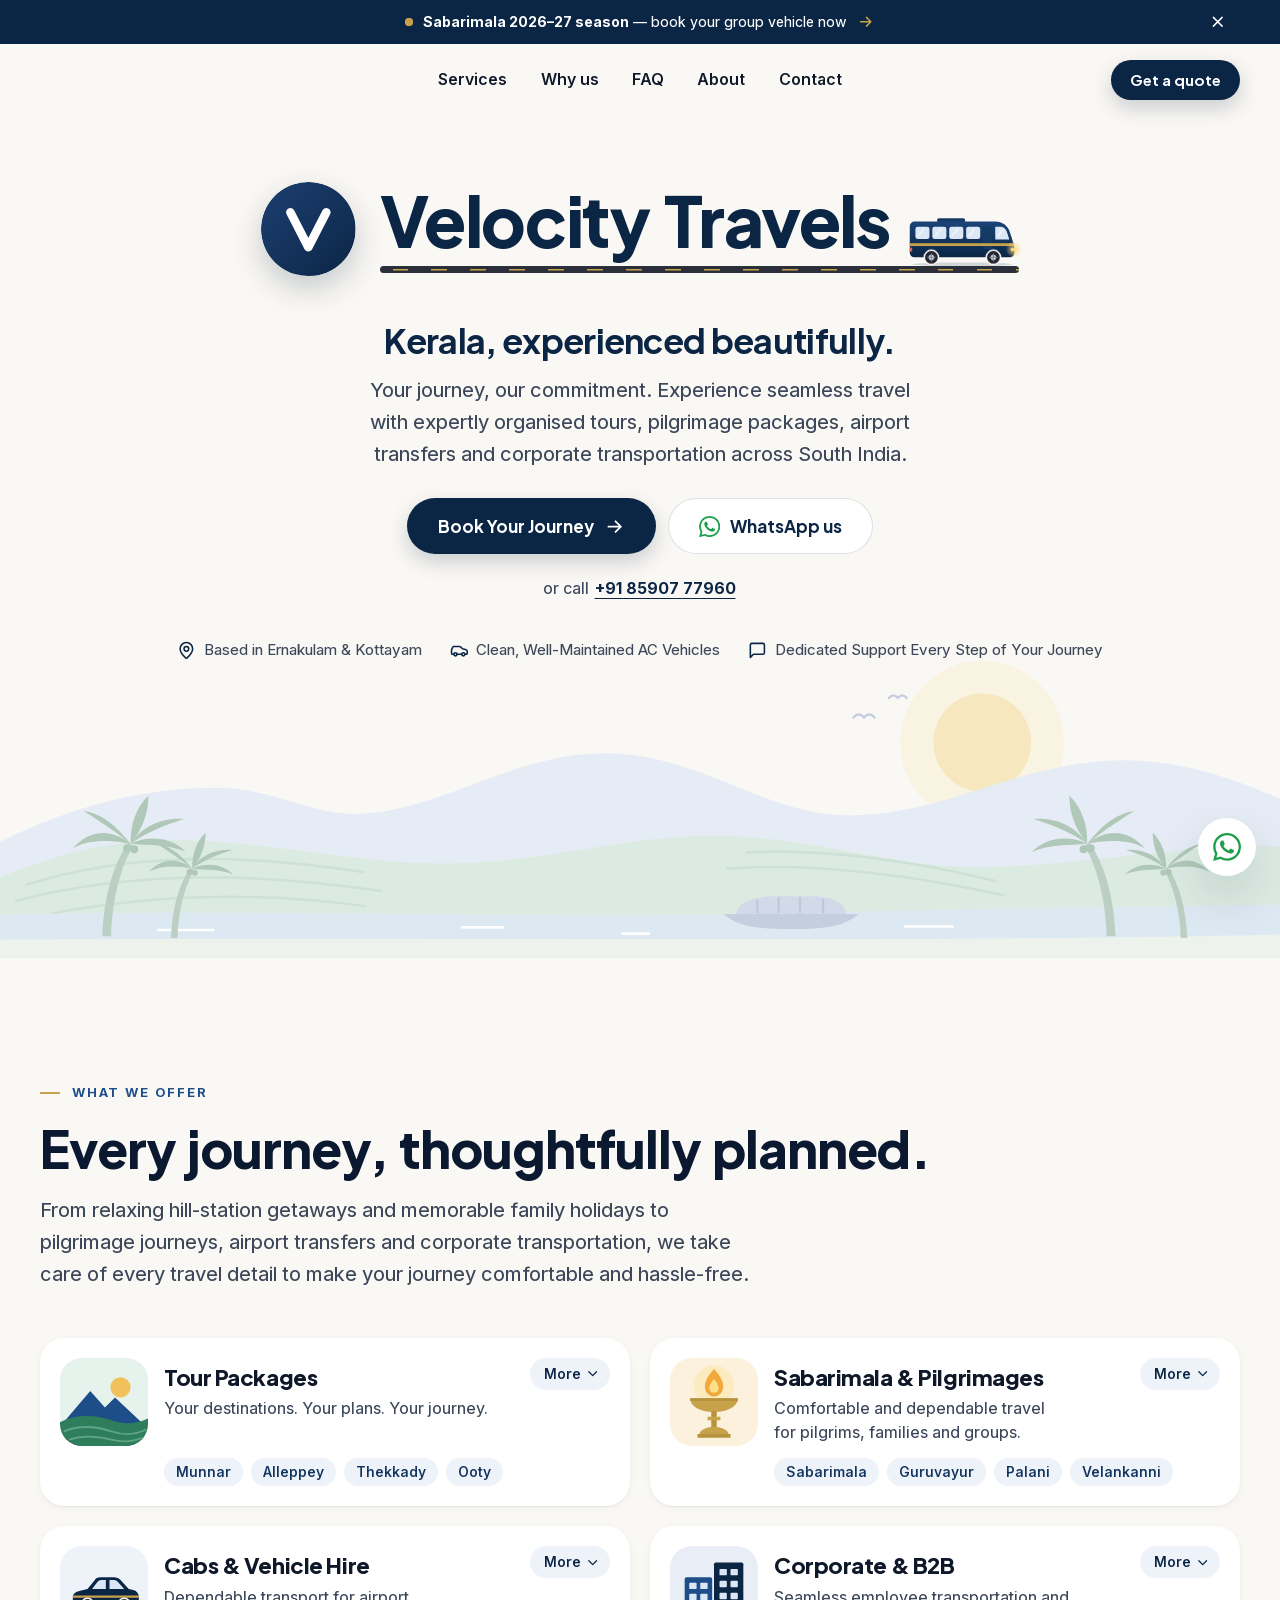
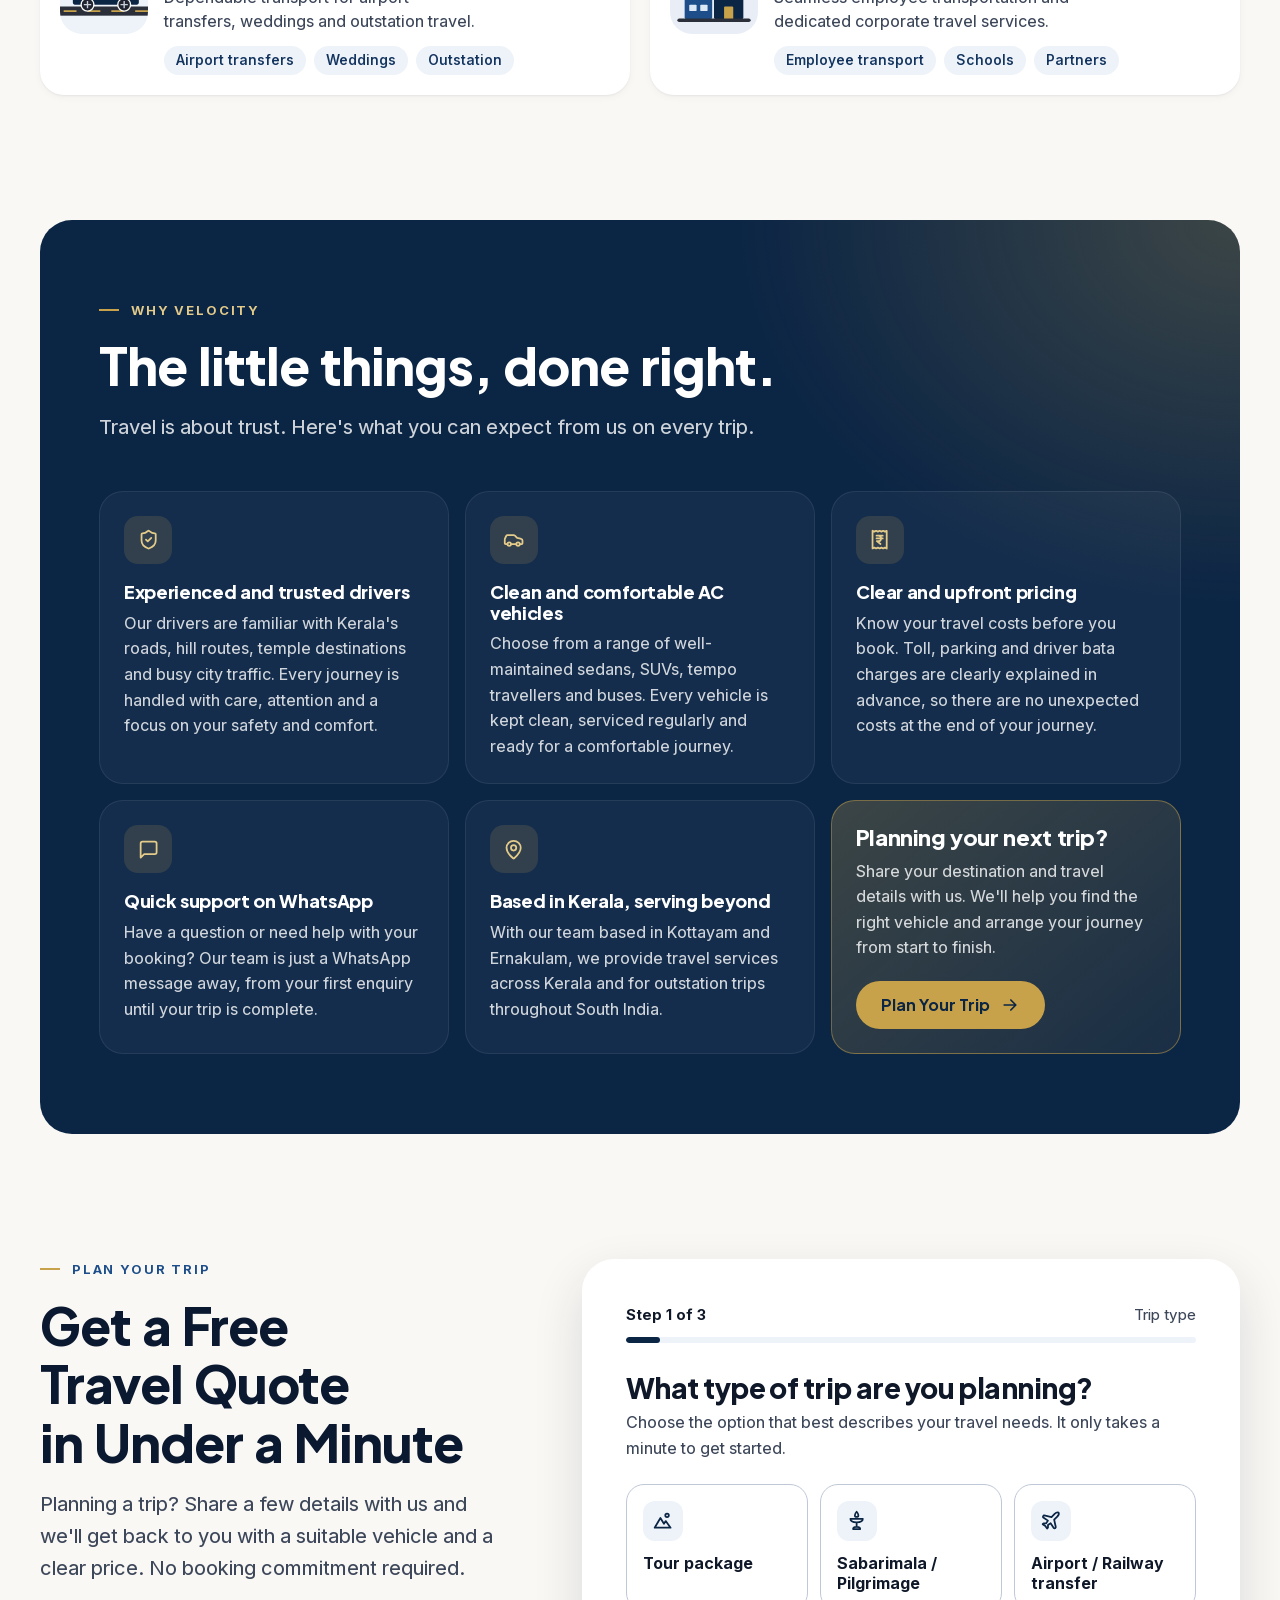
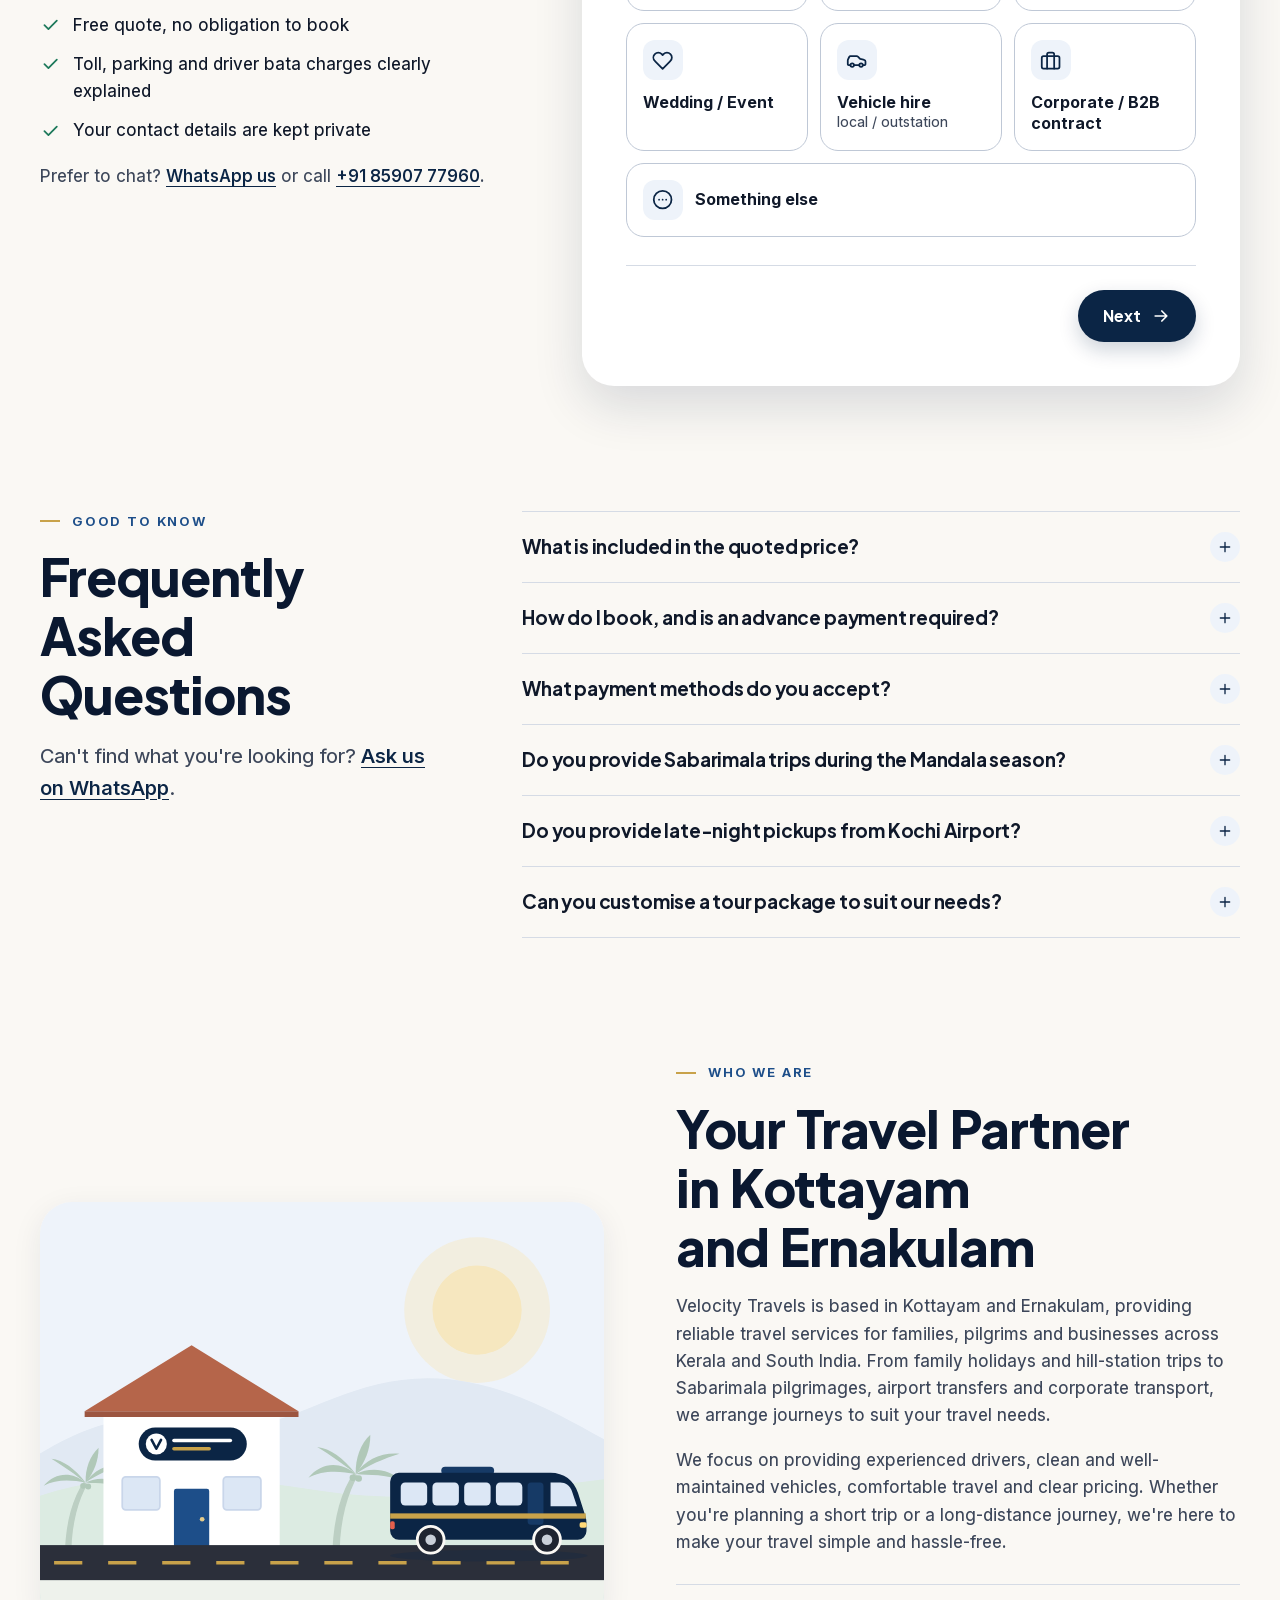
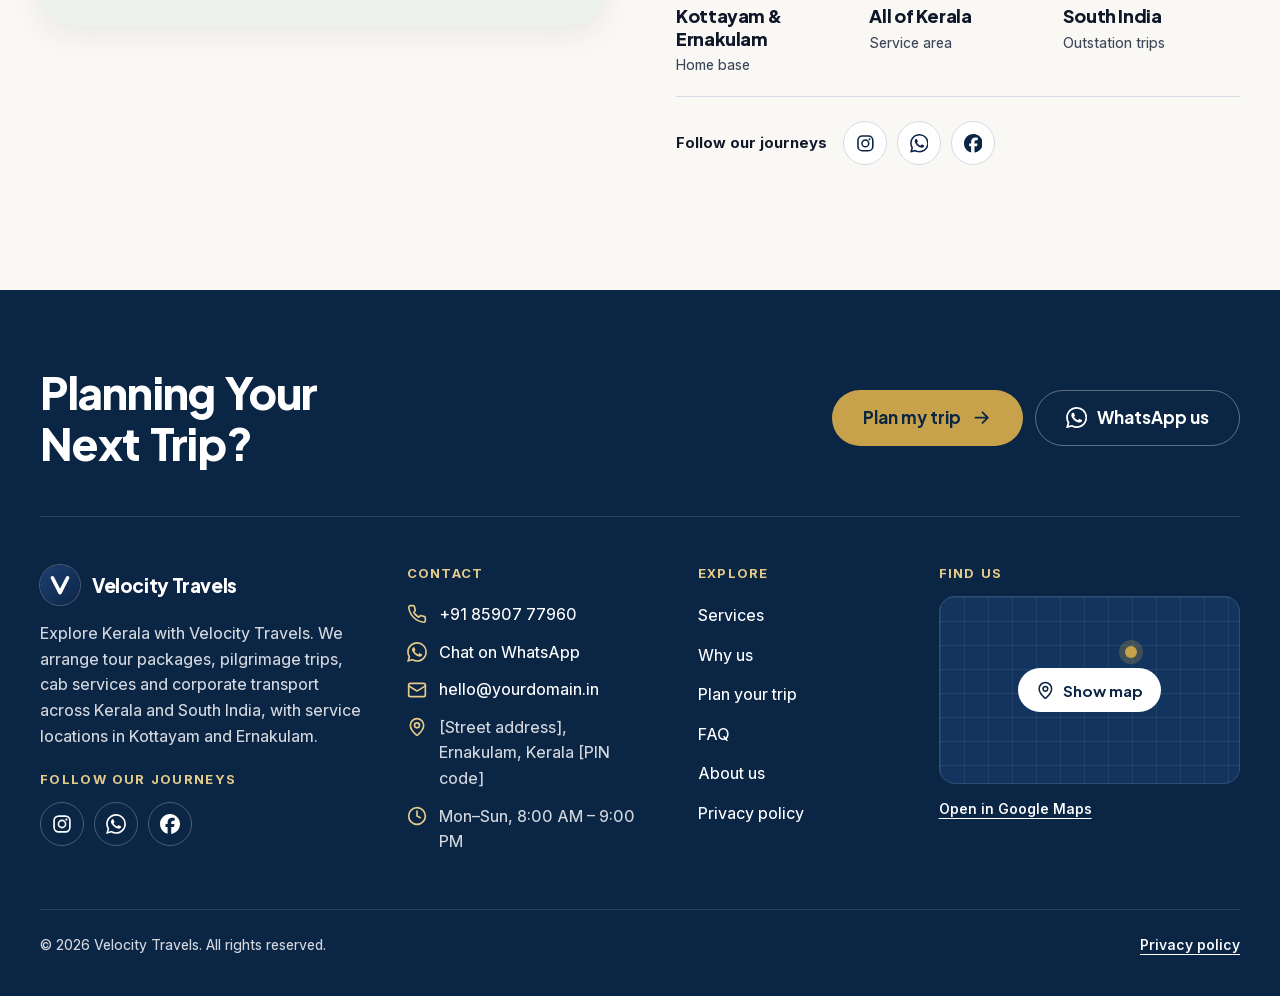
<file: index.html>
<!DOCTYPE html>
<html lang="en-IN">
<head>
<meta charset="utf-8">
<meta name="viewport" content="width=device-width, initial-scale=1, viewport-fit=cover">
<title>Velocity Travels | Tour Packages, Sabarimala Trips &amp; Taxi in Kottayam &amp; Ernakulam, Kerala</title>
<meta name="description" content="Velocity Travels is a travel company based in Kottayam and Ernakulam, offering Kerala tour packages, Sabarimala and pilgrimage trips, Kochi airport transfers, vehicle hire and corporate transport across South India.">
<link rel="canonical" href="https://www.yourdomain.in/">
<meta name="theme-color" content="#FAF8F4">
<meta name="format-detection" content="telephone=no">
<meta property="og:type" content="website">
<meta property="og:site_name" content="Velocity Travels">
<meta property="og:locale" content="en_IN">
<meta property="og:url" content="https://www.yourdomain.in/">
<meta property="og:title" content="Velocity Travels — Kerala, beautifully travelled">
<meta property="og:description" content="Tour packages, Sabarimala trips, airport transfers and corporate transport — from Kottayam and Ernakulam to anywhere in South India.">
<meta property="og:image" content="https://www.yourdomain.in/assets/img/og-image.png">
<meta property="og:image:width" content="1200">
<meta property="og:image:height" content="630">
<meta property="og:image:alt" content="Velocity Travels — Kerala, beautifully travelled.">
<meta name="twitter:card" content="summary_large_image">
<meta name="twitter:title" content="Velocity Travels — Kerala, beautifully travelled">
<meta name="twitter:description" content="Tour packages, Sabarimala trips, airport transfers and corporate transport — from Kottayam and Ernakulam to anywhere in South India.">
<meta name="twitter:image" content="https://www.yourdomain.in/assets/img/og-image.png">
<link rel="icon" href="assets/svg/logo.svg" type="image/svg+xml">
<link rel="icon" href="assets/img/favicon-32.png" sizes="32x32" type="image/png">
<link rel="apple-touch-icon" href="assets/img/apple-touch-icon.png">
<link rel="manifest" href="site.webmanifest">
<link rel="preload" href="assets/fonts/plus-jakarta-sans-var-latin.woff2" as="font" type="font/woff2" crossorigin>
<link rel="preload" href="assets/fonts/inter-var-latin.woff2" as="font" type="font/woff2" crossorigin>
<link rel="stylesheet" href="css/styles.css?v=20261127b">
<script type="application/ld+json">
{
  "@context": "https://schema.org",
  "@type": "TravelAgency",
  "name": "Velocity Travels",
  "slogan": "Kerala, beautifully travelled.",
  "url": "https://www.yourdomain.in/",
  "image": "https://www.yourdomain.in/assets/img/og-image.png",
  "logo": "https://www.yourdomain.in/assets/img/icon-512.png",
  "telephone": "+918590777960",
  "email": "hello@yourdomain.in",
  "address": { "@type": "PostalAddress", "streetAddress": "[Street address]", "addressLocality": "Ernakulam", "addressRegion": "Kerala", "postalCode": "[PIN code]", "addressCountry": "IN" },
  "areaServed": ["Kottayam", "Ernakulam", "Kerala", "Tamil Nadu", "Karnataka"],
  "openingHours": "Mo-Su 08:00-21:00",
  "sameAs": ["https://www.instagram.com/your-handle/", "https://www.facebook.com/your-page"]
}
</script>
<script>
(function(d){
  var c=d.classList;c.add('js');
  try{
    var rm=matchMedia('(prefers-reduced-motion: reduce)').matches;
    if(!rm&&!sessionStorage.getItem('vt-intro-played')){c.add('intro-pending');setTimeout(function(){c.remove('intro-pending')},3000)}
    if(localStorage.getItem('vt-announce-dismissed')==='sabarimala-2026')c.add('announce-dismissed');
  }catch(e){}
})(document.documentElement);
</script>
</head>
<body>
<a class="skip" href="#main">Skip to content</a>

<svg class="sprite" aria-hidden="true" focusable="false">
  <defs>
    <linearGradient id="g-logo" x1="0" y1="0" x2="1" y2="1"><stop stop-color="#1D3F72"/><stop offset="1" stop-color="#0B2545"/></linearGradient>
    <linearGradient id="g-bus" x1="0" y1="0" x2="0" y2="1"><stop stop-color="#1A4479"/><stop offset="1" stop-color="#0B2545"/></linearGradient>
    <radialGradient id="g-glow"><stop stop-color="#FFD978" stop-opacity=".9"/><stop offset="1" stop-color="#FFD978" stop-opacity="0"/></radialGradient>
  </defs>
  <symbol id="i-arrow" viewBox="0 0 24 24"><path d="M5 12h14M13 6l6 6-6 6"/></symbol>
  <symbol id="i-back" viewBox="0 0 24 24"><path d="M19 12H5M11 6l-6 6 6 6"/></symbol>
  <symbol id="i-x" viewBox="0 0 24 24"><path d="M18 6 6 18M6 6l12 12"/></symbol>
  <symbol id="i-plus" viewBox="0 0 24 24"><path d="M12 5v14M5 12h14"/></symbol>
  <symbol id="i-minus" viewBox="0 0 24 24"><path d="M5 12h14"/></symbol>
  <symbol id="i-check" viewBox="0 0 24 24"><path d="m5 12.5 4.5 4.5L19 7.5"/></symbol>
  <symbol id="i-chevron" viewBox="0 0 24 24"><path d="m6 9 6 6 6-6"/></symbol>
  <symbol id="i-pin" viewBox="0 0 24 24"><path d="M20 10c0 5-5.5 10.2-7.4 11.8a1 1 0 0 1-1.2 0C9.5 20.2 4 15 4 10a8 8 0 0 1 16 0z"/><circle cx="12" cy="10" r="3"/></symbol>
  <symbol id="i-map" viewBox="0 0 24 24"><path d="m3 6 6-3 6 3 6-3v15l-6 3-6-3-6 3zM9 3v15M15 6v15"/></symbol>
  <symbol id="i-car" viewBox="0 0 24 24"><path d="M19 17h2c.6 0 1-.4 1-1v-3c0-.9-.7-1.7-1.5-1.9C18.7 10.6 16 10 16 10s-1.300-1.400-2.200-2.300c-.5-.4-1.100-.7-1.800-.7H5c-.6 0-1.100.4-1.400.9l-1.400 2.900A3.700 3.700 0 0 0 2 12v4c0 .6.4 1 1 1h2M9 17h6"/><circle cx="7" cy="17" r="2"/><circle cx="17" cy="17" r="2"/></symbol>
  <symbol id="i-message" viewBox="0 0 24 24"><path d="M21 15a2 2 0 0 1-2 2H7l-4 4V5a2 2 0 0 1 2-2h14a2 2 0 0 1 2 2z"/></symbol>
  <symbol id="i-shield" viewBox="0 0 24 24"><path d="M20 13c0 5-3.500 7.500-7.700 9a1 1 0 0 1-.6 0C7.500 20.500 4 18 4 13V6a1 1 0 0 1 1-1c2 0 4.500-1.200 6.200-2.700a1.200 1.200 0 0 1 1.600 0C14.500 3.800 17 5 19 5a1 1 0 0 1 1 1z"/><path d="m9 12 2 2 4-4"/></symbol>
  <symbol id="i-receipt" viewBox="0 0 24 24"><path d="M4 2v20l2-1 2 1 2-1 2 1 2-1 2 1 2-1 2 1V2l-2 1-2-1-2 1-2-1-2 1-2-1-2 1z"/><path d="M8.500 7.500h7M8.500 10.700h7M13 17l-4.200-3.300h1.700a3.100 3.100 0 0 0 0-6.200"/></symbol>
  <symbol id="i-phone" viewBox="0 0 24 24"><path d="M22 16.900v3a2 2 0 0 1-2.200 2 19.800 19.800 0 0 1-8.600-3.100 19.500 19.500 0 0 1-6-6A19.800 19.800 0 0 1 2.100 4.200 2 2 0 0 1 4.100 2h3a2 2 0 0 1 2 1.700c.1 1 .4 1.900.7 2.800a2 2 0 0 1-.5 2.100L8.100 9.900a16 16 0 0 0 6 6l1.300-1.300a2 2 0 0 1 2.100-.4c.9.300 1.800.600 2.800.700a2 2 0 0 1 1.700 2z"/></symbol>
  <symbol id="i-mail" viewBox="0 0 24 24"><rect x="2" y="4" width="20" height="16" rx="2"/><path d="m22 7-9 5.700a1.900 1.900 0 0 1-2 0L2 7"/></symbol>
  <symbol id="i-clock" viewBox="0 0 24 24"><circle cx="12" cy="12" r="10"/><path d="M12 6v6l4 2"/></symbol>
  <symbol id="i-alert" viewBox="0 0 24 24"><circle cx="12" cy="12" r="10"/><path d="M12 8v4M12 16h.01"/></symbol>
  <symbol id="i-mountain" viewBox="0 0 24 24"><path d="m3 20 6.500-11 4 6.500 2-3L21 20z"/><circle cx="17" cy="6" r="2"/></symbol>
  <symbol id="i-lamp" viewBox="0 0 24 24"><path d="M12 2c1.800 2 2 3 2 3.800a2 2 0 0 1-4 0C10 5 10.200 4 12 2zM5 10h14c0 2.500-3 4-7 4s-7-1.500-7-4zM12 14v5M8 21.500c0-1.500 1.800-2.500 4-2.500s4 1 4 2.500z"/></symbol>
  <symbol id="i-plane" viewBox="0 0 24 24"><path d="M17.800 19.200 16 11l3.500-3.500C21 6 21.500 4 21 3c-1-.5-3 0-4.500 1.500L13 8 4.800 6.200c-.5-.1-.9.100-1.100.500l-.3.500c-.2.500-.1 1 .3 1.300L9 12l-2 3H4l-1 1 3 2 2 3 1-1v-3l3-2 3.500 5.300c.3.400.8.500 1.300.300l.5-.2c.4-.3.600-.7.500-1.200z"/></symbol>
  <symbol id="i-heart" viewBox="0 0 24 24"><path d="M20.800 4.600a5.500 5.500 0 0 0-7.800 0L12 5.700l-1-1.100a5.500 5.500 0 0 0-7.800 7.800l1 1L12 21.200l7.800-7.800 1-1a5.500 5.500 0 0 0 0-7.800z"/></symbol>
  <symbol id="i-briefcase" viewBox="0 0 24 24"><rect x="2" y="7" width="20" height="14" rx="2"/><path d="M16 21V5a2 2 0 0 0-2-2h-4a2 2 0 0 0-2 2v16"/></symbol>
  <symbol id="i-dots" viewBox="0 0 24 24"><circle cx="12" cy="12" r="10"/><path d="M8 12h.01M12 12h.01M16 12h.01"/></symbol>
  <symbol id="i-instagram" viewBox="0 0 24 24"><rect x="2.500" y="2.500" width="19" height="19" rx="5.500" fill="none" stroke="currentColor" stroke-width="2"/><circle cx="12" cy="12" r="4.300" fill="none" stroke="currentColor" stroke-width="2"/><circle cx="17.300" cy="6.700" r="1.300"/></symbol>
  <symbol id="i-facebook" viewBox="0 0 24 24"><path d="M9.101 23.691v-7.980H6.627v-3.667h2.474v-1.580c0-4.085 1.848-5.978 5.858-5.978.401 0 .955.042 1.468.103a8.680 8.680 0 0 1 1.141.195v3.325a8.623 8.623 0 0 0-.653-.036 26.805 26.805 0 0 0-.733-.009c-.707 0-1.259.096-1.675.309a1.686 1.686 0 0 0-.679.622c-.258.420-.374.995-.374 1.752v1.297h3.919l-.386 2.103-.287 1.564h-3.246v8.245C19.396 23.238 24 18.179 24 12.044c0-6.627-5.373-12-12-12s-12 5.373-12 12c0 5.628 3.874 10.350 9.101 11.647Z"/></symbol>
  <symbol id="i-whatsapp" viewBox="0 0 24 24"><path d="M17.472 14.382c-.297-.149-1.758-.867-2.030-.967-.273-.099-.471-.148-.670.150-.197.297-.767.966-.940 1.164-.173.199-.347.223-.644.075-.297-.150-1.255-.463-2.390-1.475-.883-.788-1.480-1.761-1.653-2.059-.173-.297-.018-.458.130-.606.134-.133.298-.347.446-.520.149-.174.198-.298.298-.497.099-.198.050-.371-.025-.520-.075-.149-.669-1.612-.916-2.207-.242-.579-.487-.500-.669-.510-.173-.008-.371-.010-.570-.010-.198 0-.520.074-.792.372-.272.297-1.040 1.016-1.040 2.479 0 1.462 1.065 2.875 1.213 3.074.149.198 2.096 3.200 5.077 4.487.709.306 1.262.489 1.694.625.712.227 1.360.195 1.871.118.571-.085 1.758-.719 2.006-1.413.248-.694.248-1.289.173-1.413-.074-.124-.272-.198-.570-.347m-5.421 7.403h-.004a9.870 9.870 0 0 1-5.031-1.378l-.361-.214-3.741.982.998-3.648-.235-.374a9.860 9.860 0 0 1-1.510-5.260c.001-5.450 4.436-9.884 9.888-9.884 2.640 0 5.122 1.030 6.988 2.898a9.825 9.825 0 0 1 2.893 6.994c-.003 5.450-4.437 9.884-9.885 9.884m8.413-18.297A11.815 11.815 0 0 0 12.050 0C5.495 0 .160 5.335.157 11.892c0 2.096.547 4.142 1.588 5.945L.057 24l6.305-1.654a11.882 11.882 0 0 0 5.683 1.448h.005c6.554 0 11.890-5.335 11.893-11.893a11.821 11.821 0 0 0-3.480-8.413Z"/></symbol>
  <symbol id="logo" viewBox="0 0 512 512"><circle cx="256" cy="256" r="256" fill="url(#g-logo)"/><path d="M158.600 163.300 256 353 353.400 163.300" fill="none" stroke="#fff" stroke-width="46" stroke-linecap="round" stroke-linejoin="round"/></symbol>
  <symbol id="bus" viewBox="0 0 120 54">
    <rect x="33" y="3.500" width="30" height="4.500" rx="2.200" fill="#163A66"/>
    <path d="M9 7h86c7.500 0 13.300 4.300 15.600 11.400l4.200 13.200c.4 1.200.6 2.500.6 3.800V40a5 5 0 0 1-5 5H9a5 5 0 0 1-5-5V12a5 5 0 0 1 5-5z" fill="#0B2545"/>
    <g fill="#DCE7F5"><rect x="10" y="12.500" width="15" height="13" rx="2.500"/><rect x="28" y="12.500" width="15" height="13" rx="2.500"/><rect x="46" y="12.500" width="15" height="13" rx="2.500"/><rect x="64" y="12.500" width="15" height="13" rx="2.500"/><path d="M95 12.500h5.500c3 0 5.600 1.900 6.600 4.800l2.900 8.700H95z"/></g>
    <rect x="82" y="12.500" width="9" height="24" rx="2" fill="#163A66"/>
    <rect x="4" y="30" width="111" height="3" fill="#C8A24A"/>
    <rect x="111.500" y="35" width="4" height="3.200" rx="1" fill="#FFD978"/><rect x="4" y="34.500" width="2.600" height="4.500" rx="1" fill="#E5604D"/>
    <g fill="#1F2430" stroke="#FAF8F4" stroke-width="1.600"><circle cx="27" cy="45" r="7.600"/><circle cx="93" cy="45" r="7.600"/></g><g fill="#C9CFD8"><circle cx="27" cy="45" r="3"/><circle cx="93" cy="45" r="3"/></g>
  </symbol>
  <symbol id="palm" viewBox="-50 -165 150 170" overflow="visible">
    <path class="trunk" d="M-5 0C-3-45 7-80 24-105l6 3C16-78 6-42 5 0z"/>
    <g class="fronds"><path d="M27-104C5-122-20-120-38-99c20-11 44-9 65-5z"/><path d="M27-104C10-126-8-139-26-141c18 11 38 25 53 37z"/><path d="M27-104c-1-22 7-42 20-54 0 20-7 38-20 54z"/><path d="M27-104c13-20 35-30 60-28-22 7-44 16-60 28z"/><path d="M27-104c19-10 46-8 62 9-21-9-42-7-62-9z"/><circle cx="23" cy="-99" r="4.500"/><circle cx="31" cy="-98" r="4.500"/></g>
  </symbol>
</svg>

<div class="announce" id="announce">
  <a href="#plan" data-trip="pilgrimage" data-track="announce_sabarimala"><span class="ping" aria-hidden="true"></span><span><strong>Sabarimala 2026–27 season</strong><span class="announce-more"> — book your group vehicle now</span></span><svg class="i"><use href="#i-arrow"/></svg></a>
  <button type="button" class="announce-close" aria-label="Dismiss announcement"><svg class="i"><use href="#i-x"/></svg></button>
</div>

<header class="header" id="header">
  <div class="container header-grid">
    <a class="brand-mini" href="#top" aria-label="Velocity Travels, back to top"><svg class="brand-logo" aria-hidden="true"><use href="#logo"/></svg><span class="brand-name">Velocity Travels</span><svg class="brand-bus" aria-hidden="true"><use href="#bus"/></svg></a>
    <nav class="nav" aria-label="Main">
      <a href="#services" data-l="Services">Services</a><a href="#why-us" data-l="Why us">Why us</a><a href="#faq" data-l="FAQ">FAQ</a><a href="#about" data-l="About">About</a><a href="#contact" data-l="Contact">Contact</a>
    </nav>
    <div class="header-end">
      <a class="btn btn-primary btn-sm" href="#plan" data-track="header_quote">Get a quote</a>
      <button type="button" class="burger" id="burger" aria-label="Open menu" aria-expanded="false" aria-controls="menu"><span></span><span></span></button>
    </div>
  </div>
</header>

<div class="menu" id="menu" role="dialog" aria-modal="true" aria-label="Menu" hidden>
  <div class="container menu-top">
    <a class="brand-mini is-on" href="#top"><svg class="brand-logo" aria-hidden="true"><use href="#logo"/></svg><span class="brand-name">Velocity Travels</span></a>
    <button type="button" class="menu-close" id="menu-close" aria-label="Close menu"><svg class="i"><use href="#i-x"/></svg></button>
  </div>
  <nav class="container menu-links" aria-label="Mobile">
    <a href="#services">Services</a><a href="#why-us">Why us</a><a href="#plan">Plan your trip</a><a href="#faq">FAQ</a><a href="#about">About us</a><a href="#contact">Contact</a>
  </nav>
  <div class="container menu-foot">
    <div class="menu-cta">
      <a class="btn btn-secondary" href="tel:+918590777960" data-track="menu_call"><svg class="i"><use href="#i-phone"/></svg>Call us</a>
      <a class="btn btn-whatsapp" href="https://wa.me/918590777960?text=Hi%20Velocity%20Travels!%20I%27d%20like%20to%20plan%20a%20trip." target="_blank" rel="noopener" data-track="menu_whatsapp"><svg class="i-brand"><use href="#i-whatsapp"/></svg>WhatsApp us</a>
    </div>
    <div class="follow"><span>Follow our journeys</span>
      <div class="social"><a href="https://www.instagram.com/your-handle/" target="_blank" rel="noopener" aria-label="Instagram"><svg class="i-brand"><use href="#i-instagram"/></svg></a><a href="https://wa.me/918590777960?text=Hi%20Velocity%20Travels!" target="_blank" rel="noopener" aria-label="WhatsApp"><svg class="i-brand"><use href="#i-whatsapp"/></svg></a><a href="https://www.facebook.com/your-page" target="_blank" rel="noopener" aria-label="Facebook"><svg class="i-brand"><use href="#i-facebook"/></svg></a></div>
    </div>
  </div>
</div>

<main id="main" tabindex="-1">
<section class="hero" id="top">
  <div class="container hero-inner">
    <h1 class="lockup" aria-label="Velocity Travels">
      <svg class="lockup-logo" aria-hidden="true"><use href="#logo"/></svg>
      <span class="lockup-line" aria-hidden="true">
        <span class="lockup-name">Velocity Travels</span>
        <svg class="lockup-bus" viewBox="0 0 120 54">
          <g class="speed" stroke="#9FB3CF" stroke-width="1.600" stroke-linecap="round"><path d="M-22 16h18M-32 26h26M-20 37h15"/></g>
          <g class="puffs" fill="#C9CFD8"><circle cx="-3" cy="42" r="3"/><circle cx="-10" cy="40" r="4"/><circle cx="-18" cy="37" r="5"/></g>
          <ellipse cx="60" cy="52.500" rx="54" ry="2" fill="#0B2545" opacity=".16"/>
          <g class="chassis">
            <rect x="33" y="3.500" width="30" height="4.500" rx="2.200" fill="#163A66"/>
            <path d="M9 7h86c7.500 0 13.300 4.300 15.600 11.400l4.200 13.200c.4 1.200.6 2.500.6 3.800V40a5 5 0 0 1-5 5H9a5 5 0 0 1-5-5V12a5 5 0 0 1 5-5z" fill="url(#g-bus)"/>
            <g fill="#DCE7F5"><rect x="10" y="12.500" width="15" height="13" rx="2.500"/><rect x="28" y="12.500" width="15" height="13" rx="2.500"/><rect x="46" y="12.500" width="15" height="13" rx="2.500"/><rect x="64" y="12.500" width="15" height="13" rx="2.500"/><path d="M95 12.500h5.500c3 0 5.600 1.900 6.600 4.800l2.900 8.700H95z"/></g>
            <g stroke="#fff" stroke-opacity=".55" stroke-width="1.800" stroke-linecap="round"><path d="m13 22 6-7M31 22l6-7M49 22l6-7M67 22l6-7M98 22l5-6"/></g>
            <rect x="82" y="12.500" width="9" height="24" rx="2" fill="#163A66"/>
            <rect x="4" y="30" width="111" height="3" fill="#C8A24A"/>
            <circle class="glow" cx="115" cy="36.600" r="9" fill="url(#g-glow)"/>
            <rect x="111.500" y="35" width="4" height="3.200" rx="1" fill="#FFD978"/><rect x="4" y="34.500" width="2.600" height="4.500" rx="1" fill="#E5604D"/>
          </g>
          <g class="wheel"><circle cx="27" cy="45" r="7.600" fill="#1F2430" stroke="#FAF8F4" stroke-width="1.600"/><circle cx="27" cy="45" r="3" fill="#C9CFD8"/><path d="M27 40.500v9M22.500 45h9" stroke="#7C8798" stroke-width="1"/></g>
          <g class="wheel"><circle cx="93" cy="45" r="7.600" fill="#1F2430" stroke="#FAF8F4" stroke-width="1.600"/><circle cx="93" cy="45" r="3" fill="#C9CFD8"/><path d="M93 40.500v9M88.500 45h9" stroke="#7C8798" stroke-width="1"/></g>
          <g class="honk" fill="none" stroke="#C8A24A" stroke-width="1.800" stroke-linecap="round"><path d="M119 21a8 8 0 0 1 0 10M123 17a14 14 0 0 1 0 18"/></g>
        </svg>
        <span class="lockup-road"></span>
      </span>
    </h1>
    <p class="hero-tag rise" style="--i:0">Kerala, experienced beautifully.</p>
    <p class="lead hero-lead rise" style="--i:1">Your journey, our commitment. Experience seamless travel with expertly organised tours, pilgrimage packages, airport transfers and corporate transportation across South India.</p>
    <div class="hero-cta rise" style="--i:2">
      <a class="btn btn-primary btn-lg" href="#plan" data-track="hero_plan">Book Your Journey<svg class="i"><use href="#i-arrow"/></svg></a>
      <a class="btn btn-whatsapp btn-lg" href="https://wa.me/918590777960?text=Hi%20Velocity%20Travels!%20I%27d%20like%20to%20plan%20a%20trip." target="_blank" rel="noopener" data-track="hero_whatsapp"><svg class="i-brand"><use href="#i-whatsapp"/></svg>WhatsApp us</a>
    </div>
    <p class="hero-call rise" style="--i:3">or call <a class="tlink" href="tel:+918590777960" data-track="hero_call">+91 85907 77960</a></p>
    <ul class="trust rise" style="--i:4">
      <li><svg class="i"><use href="#i-pin"/></svg>Based in Ernakulam &amp; Kottayam</li><li><svg class="i"><use href="#i-car"/></svg>Clean, Well-Maintained AC Vehicles</li><li><svg class="i"><use href="#i-message"/></svg>Dedicated Support Every Step of Your Journey</li>
    </ul>
  </div>
  <svg class="scene" viewBox="0 0 1440 360" preserveAspectRatio="xMidYMax slice" aria-hidden="true">
    <circle cx="1105" cy="118" r="92" fill="#F6E7BF" opacity=".35"/><circle cx="1105" cy="118" r="55" fill="#F6E7BF"/>
    <g fill="none" stroke="#C3CDDF" stroke-width="2.500" stroke-linecap="round"><path d="M960 90q6-7 12 0q6-7 12 0M1000 68q5-6 10 0q5-6 10 0"/></g>
    <path d="M0 230C80 190 160 169 243 169c67 0 107 33 168 29 89-6 169-68 269-68 110 0 180 72 280 70 110-2 190-62 304-62 76 0 136 27 176 43v179H0z" fill="#E6ECF5"/>
    <path d="M0 270c60-25 120-42 190-42 120 0 210 28 320 26 110-2 190-31 292-31 118 0 208 39 316 35 112-4 222-26 322-23v125H0z" fill="#DCEBE2"/>
    <g fill="none" stroke="#CDE2D5" stroke-width="3" stroke-linecap="round"><path d="M30 278c120-38 250-34 380-14M18 296c140-36 280-30 410-11M60 310c130-24 250-22 350-8M840 242c90-6 200 12 280 32M818 260c102-8 222 10 312 30"/></g>
    <path d="M0 312c300-8 600 6 900-2s400-6 540-10v60H0z" fill="#DCE9F2"/>
    <g stroke="#fff" stroke-width="3" stroke-linecap="round"><path d="M178 329h62M520 326h46M1018 325h54M700 333h30"/></g>
    <g class="boat"><path d="M828 311c2-13 17-19 42-20h45c23 1 35 7 37 20z" fill="#D2DAE9"/><path d="M852 310v-15M876 310v-18M900 310v-18M926 310v-16" stroke="#BEC8DC" stroke-width="2.500"/><path d="M814 311h152c-16 14-36 17-76 17s-60-3-76-17z" fill="#C5CEDF"/></g>
    <path d="M0 340c400-4 1000 4 1440-6v26H0z" fill="#EEF2EC"/>
    <g class="palms"><use href="#palm" x="-50" y="-165" width="150" height="170" transform="translate(120 336)"/><use href="#palm" x="-50" y="-165" width="150" height="170" transform="translate(196 338) scale(.75)"/><use href="#palm" x="-50" y="-165" width="150" height="170" transform="translate(1250 336) scale(-1 1)"/><use href="#palm" x="-50" y="-165" width="150" height="170" transform="translate(1332 338) scale(-.75 .75)"/>
    <g class="palms-sm"><use href="#palm" x="-50" y="-165" width="150" height="170" transform="translate(318 338)"/><use href="#palm" x="-50" y="-165" width="150" height="170" transform="translate(1136 338) scale(-.9 .9)"/></g></g>
  </svg>
</section>

<section class="section" id="services">
  <div class="container">
    <div class="head" data-reveal><p class="eyebrow">What we offer</p><h2>Every journey, thoughtfully planned.</h2><p class="lead">From relaxing hill-station getaways and memorable family holidays to pilgrimage journeys, airport transfers and corporate transportation, we take care of every travel detail to make your journey comfortable and hassle-free.</p></div>
    <div class="services">

      <article class="svc" data-reveal style="--i:0">
        <h3 class="svc-h"><button type="button" class="svc-row" aria-expanded="false" aria-controls="svc-tour">
          <svg class="art art-tour" viewBox="0 0 96 96" style="background:#E6F2EC" aria-hidden="true"><circle class="sun" cx="66" cy="32" r="11" fill="#F2C15B"/><path d="M4 70 33 36l16 18 11-11 32 30v23H4z" fill="#1D4E89"/><path class="wide" d="M-104 74c36-6 70-8 104-4 18-9 40-8 56-2 14 5 28 4 40-2 34-8 70-4 104 4v26h-304z" fill="#2E7D5B"/><path d="M0 70c18-9 40-8 56-2 14 5 28 4 40-2v30H0z" fill="#2E7D5B"/><g fill="none" stroke="#5FA585" stroke-width="2"><path d="M4 80c20-8 40-4 52 0s26 4 38-2M10 89c18-6 34-3 46 0s22 3 34-2"/></g></svg>
          <span class="svc-text"><span class="svc-title">Tour Packages</span><span class="svc-sum">Your destinations. Your plans. Your journey.</span></span>
          <span class="chip"><span class="chip-l">More</span><svg class="i"><use href="#i-chevron"/></svg></span>
        </button></h3>
        <ul class="tags"><li>Munnar</li><li>Alleppey</li><li>Thekkady</li><li>Ooty</li></ul>
        <div class="svc-body" id="svc-tour"><div><div class="svc-in"><p>Explore the best of Kerala and South India, from Munnar's misty hills and Alleppey's backwaters to Thekkady, Ooty and Kodaikanal.
        Choose a ready-made package or customise your journey around your dates, budget and group size. We take care of the travel arrangements so you can simply enjoy the experience.</p><a class="btn btn-primary" href="#plan" data-trip="tour" data-track="service_tour">Enquire Now<svg class="i"><use href="#i-arrow"/></svg></a></div></div></div>
      </article>

      <article class="svc" data-reveal style="--i:1">
        <h3 class="svc-h"><button type="button" class="svc-row" aria-expanded="false" aria-controls="svc-pilgrimage">
          <svg class="art art-lamp" viewBox="0 0 96 96" style="background:#FBF1DC" aria-hidden="true"><circle class="halo" cx="48" cy="30" r="22" fill="#FFE08A" opacity=".35"/><g class="flame"><path d="M48 12c9 10 10 15 10 20a10 10 0 0 1-20 0c0-5 1-10 10-20z" fill="#F2A93B"/><path d="M48 23c4 5 5 8 5 10a5 5 0 0 1-10 0c0-2 1-5 5-10z" fill="#FFE08A"/></g><path d="M22 44h52c0 9-11 15-26 15s-26-6-26-15z" fill="#C8A24A"/><path d="M22 44h52v3H22z" fill="#B8933E"/><path d="M45 58h6v18h-6z" fill="#B8933E"/><path d="M41 64h14v4H41z" fill="#C8A24A"/><path d="M32 84c0-5 7-9 16-9s16 4 16 9z" fill="#C8A24A"/><path d="M30 83h36v4H30z" fill="#B8933E"/></svg>
          <span class="svc-text"><span class="svc-title">Sabarimala &amp; Pilgrimages</span><span class="svc-sum">Comfortable and dependable travel for pilgrims, families and groups.</span></span>
          <span class="chip"><span class="chip-l">More</span><svg class="i"><use href="#i-chevron"/></svg></span>
        </button></h3>
        <ul class="tags"><li>Sabarimala</li><li>Guruvayur</li><li>Palani</li><li>Velankanni</li></ul>
        <div class="svc-body" id="svc-pilgrimage"><div><div class="svc-in"><p>Travel to Sabarimala with experienced drivers who understand the routes, pilgrimage seasons and needs of devotees. We offer comfortable travel for individuals and Ayyappa groups during Mandala–Makaravilakku and monthly poojas.</p>
        <p>We also arrange pilgrimage trips to Guruvayur, Chottanikkara, Palani, Madurai and Velankanni, with convenient pickups from your home, railway station or airport.</p><a class="btn btn-primary" href="#plan" data-trip="pilgrimage" data-track="service_pilgrimage">Enquire Now<svg class="i"><use href="#i-arrow"/></svg></a></div></div></div>
      </article>

      <article class="svc" data-reveal style="--i:2">
        <h3 class="svc-h"><button type="button" class="svc-row" aria-expanded="false" aria-controls="svc-vehicle">
          <svg class="art art-car" viewBox="0 0 96 96" style="background:#EEF3FA" aria-hidden="true"><rect x="-104" y="66" width="304" height="10" fill="#2B2F3A"/><path d="M-100 71h14M-74 71h14M-48 71h14M-22 71h14M4 71h14M30 71h14M56 71h14M82 71h14M108 71h14M134 71h14M160 71h14M186 71h14" stroke="#C8A24A" stroke-width="2"/><g class="lines" stroke="#9FB3CF" stroke-width="2" stroke-linecap="round"><path d="M2 46h9M0 53h8M3 60h7"/></g><g class="body"><path d="M14 56c0-4 3-6 7-7l9-2 8-10c1-2 3-3 6-3h15c3 0 5 1 7 3l9 10 5 1c4 1 6 4 6 8v6a2 2 0 0 1-2 2H16a2 2 0 0 1-2-2z" fill="#0B2545"/><path d="m35 47 6-8c1-1 2-2 4-2h5v10zM54 37h5c2 0 3 1 4 2l7 8H54z" fill="#DCE7F5"/><path d="M14 54h72v2.500H14z" fill="#C8A24A"/><g class="w"><circle cx="30" cy="64" r="7" fill="#1F2430" stroke="#FAF8F4" stroke-width="1.500"/><path d="M30 60v8M26 64h8" stroke="#C9CFD8" stroke-width="1.500"/></g><g class="w"><circle cx="70" cy="64" r="7" fill="#1F2430" stroke="#FAF8F4" stroke-width="1.500"/><path d="M70 60v8M66 64h8" stroke="#C9CFD8" stroke-width="1.500"/></g></g></svg>
          <span class="svc-text"><span class="svc-title">Cabs &amp; Vehicle Hire</span><span class="svc-sum">Dependable transport for airport transfers, weddings and outstation travel.</span></span>
          <span class="chip"><span class="chip-l">More</span><svg class="i"><use href="#i-chevron"/></svg></span>
        </button></h3>
        <ul class="tags"><li>Airport transfers</li><li>Weddings</li><li>Outstation</li></ul>
        <div class="svc-body" id="svc-vehicle"><div><div class="svc-in"><p>From airport and railway transfers to weddings, events, local and outstation trips, we offer reliable cabs, tempo travellers and buses for every travel need. Share your destination and group size, and we'll help you choose the right vehicle for a comfortable journey.</p><a class="btn btn-primary" href="#plan" data-trip="vehicle" data-track="service_vehicle">Enquire Now<svg class="i"><use href="#i-arrow"/></svg></a></div></div></div>
      </article>

      <article class="svc" data-reveal style="--i:3">
        <h3 class="svc-h"><button type="button" class="svc-row" aria-expanded="false" aria-controls="svc-corporate">
          <svg class="art art-corp" viewBox="0 0 96 96" style="background:#E9EDF6" aria-hidden="true"><rect x="16" y="34" width="30" height="46" rx="2" fill="#1D4E89"/><rect x="48" y="18" width="32" height="62" rx="2" fill="#0B2545"/><g class="win" fill="#DCE7F5"><rect x="21" y="40" width="8" height="7" rx="1"/><rect x="33" y="40" width="8" height="7" rx="1"/><rect x="21" y="52" width="8" height="7" rx="1"/><rect x="33" y="52" width="8" height="7" rx="1"/><rect x="21" y="64" width="8" height="7" rx="1"/><rect x="33" y="64" width="8" height="7" rx="1"/><rect x="54" y="25" width="8" height="7" rx="1"/><rect x="66" y="25" width="8" height="7" rx="1"/><rect x="54" y="38" width="8" height="7" rx="1"/><rect x="66" y="38" width="8" height="7" rx="1"/><rect x="54" y="51" width="8" height="7" rx="1"/><rect x="66" y="51" width="8" height="7" rx="1"/></g><rect x="59" y="66" width="10" height="14" rx="1" fill="#C8A24A"/><rect class="wide" x="-104" y="79" width="304" height="4" fill="#2B2F3A"/><rect x="8" y="79" width="80" height="4" rx="2" fill="#2B2F3A"/></svg>
          <span class="svc-text"><span class="svc-title">Corporate &amp; B2B</span><span class="svc-sum">Seamless employee transportation and dedicated corporate travel services.</span></span>
          <span class="chip"><span class="chip-l">More</span><svg class="i"><use href="#i-chevron"/></svg></span>
        </button></h3>
        <ul class="tags"><li>Employee transport</li><li>Schools</li><li>Partners</li></ul>
        <div class="svc-body" id="svc-corporate"><div><div class="svc-in"><p>We offer monthly transport contracts for employees and students, along with exclusive partner rates for hotels, resorts and travel agencies. Share your routes, schedules and passenger requirements, and we'll create a transport plan tailored to your needs. GST invoices are available on request.</p><a class="btn btn-primary" href="#plan" data-trip="corporate" data-track="service_corporate">Enquire Now<svg class="i"><use href="#i-arrow"/></svg></a></div></div></div>
      </article>
    </div>
  </div>
</section>

<section class="why-wrap" id="why-us">
  <div class="container"><div class="why">
    <div class="head on-dark" data-reveal><p class="eyebrow">Why Velocity</p><h2>The little things, done right.</h2><p class="lead">Travel is about trust. Here's what you can expect from us on every trip.</p></div>
    <ul class="why-grid">
      <li data-reveal style="--i:0"><span class="ico"><svg class="i"><use href="#i-shield"/></svg></span><h3>Experienced and trusted drivers</h3><p>Our drivers are familiar with Kerala's roads, hill routes, temple destinations and busy city traffic. Every journey is handled with care, attention and a focus on your safety and comfort.</p></li>
      <li data-reveal style="--i:1"><span class="ico"><svg class="i"><use href="#i-car"/></svg></span><h3>Clean and comfortable AC vehicles</h3><p>Choose from a range of well-maintained sedans, SUVs, tempo travellers and buses. Every vehicle is kept clean, serviced regularly and ready for a comfortable journey.</p></li>
      <li data-reveal style="--i:2"><span class="ico"><svg class="i"><use href="#i-receipt"/></svg></span><h3>Clear and upfront pricing</h3><p>Know your travel costs before you book. Toll, parking and driver bata charges are clearly explained in advance, so there are no unexpected costs at the end of your journey.</p></li>
      <li data-reveal style="--i:3"><span class="ico"><svg class="i"><use href="#i-message"/></svg></span><h3>Quick support on WhatsApp</h3><p>Have a question or need help with your booking? Our team is just a WhatsApp message away, from your first enquiry until your trip is complete.</p></li>
      <li data-reveal style="--i:4"><span class="ico"><svg class="i"><use href="#i-pin"/></svg></span><h3>Based in Kerala, serving beyond</h3><p>With our team based in Kottayam and Ernakulam, we provide travel services across Kerala and for outstation trips throughout South India.</p></li>
      <li class="why-cta" data-reveal style="--i:5"><h3>Planning your next trip?</h3><p>Share your destination and travel details with us. We'll help you find the right vehicle and arrange your journey from start to finish.</p><a class="btn btn-gold" href="#plan" data-track="why_plan">Plan Your Trip<svg class="i"><use href="#i-arrow"/></svg></a></li>
    </ul>
  </div></div>
</section>

<section class="section" id="enquire">
  <div class="container enquire">
    <div class="enq-intro head" data-reveal><p class="eyebrow">Plan your trip</p><h2>Get a Free Travel Quote<br/> in Under a Minute</h2><p class="lead">Planning a trip? Share a few details with us and we'll get back to you with a suitable vehicle and a clear price. No booking commitment required.</p></div>
    <aside class="enq-aside" data-reveal>
      <ul><li><svg class="i"><use href="#i-check"/></svg>Free quote, no obligation to book</li><li><svg class="i"><use href="#i-check"/></svg>Toll, parking and driver bata charges clearly explained</li><li><svg class="i"><use href="#i-check"/></svg>Your contact details are kept private</li></ul>
      <p>Prefer to chat? <a class="tlink" href="https://wa.me/918590777960?text=Hi%20Velocity%20Travels!%20I'm%27planning%20a%20trip%20and%20would%20you%20like%20to%20get%20a%20quote." target="_blank" rel="noopener" data-track="enquire_whatsapp">WhatsApp us</a> or call <a class="tlink" href="tel:+919544110341" data-track="enquire_call">+91 85907 77960</a>.</p>
    </aside>
    <div class="card" id="plan" data-reveal>
      <noscript><p>The quote form needs JavaScript. Please <a class="tlink" href="https://wa.me/918590777960">message us on WhatsApp</a> or call +91 85907 77960.</p></noscript>
      <p class="sr" id="live" role="status" aria-live="polite"></p>
      <div class="welcome" id="welcome" hidden><span><svg class="i"><use href="#i-check"/></svg>Welcome back — we saved your trip details.</span><button type="button" class="linkbtn" id="start-over">Start over</button></div>
      <div class="progress" id="progress"><div class="progress-l"><span id="step-n">Step 1 of 3</span><span id="step-l">Trip type</span></div><div class="bar" role="progressbar" aria-label="Form progress" aria-valuemin="0" aria-valuemax="100" aria-valuenow="6"><span></span></div></div>
      <form id="form" novalidate>
        <div class="summary" id="summary" role="alert" tabindex="-1" hidden></div>

        <fieldset class="step" data-step="1">
          <legend tabindex="-1">What type of trip are you planning?</legend>
          <p class="hint">Choose the option that best describes your travel needs. It only takes a minute to get started.</p>
          <div class="field" data-field="trip">
            <div class="tiles" role="radiogroup" aria-label="Trip type">
              <label class="tile"><input type="radio" name="trip" value="tour"><span class="tile-i"><svg class="i"><use href="#i-mountain"/></svg></span><span class="tile-l">Tour package</span><span class="tile-c"><svg class="i"><use href="#i-check"/></svg></span></label>
              <label class="tile"><input type="radio" name="trip" value="pilgrimage"><span class="tile-i"><svg class="i"><use href="#i-lamp"/></svg></span><span class="tile-l">Sabarimala / Pilgrimage</span><span class="tile-c"><svg class="i"><use href="#i-check"/></svg></span></label>
              <label class="tile"><input type="radio" name="trip" value="transfer"><span class="tile-i"><svg class="i"><use href="#i-plane"/></svg></span><span class="tile-l">Airport / Railway transfer</span><span class="tile-c"><svg class="i"><use href="#i-check"/></svg></span></label>
              <label class="tile"><input type="radio" name="trip" value="event"><span class="tile-i"><svg class="i"><use href="#i-heart"/></svg></span><span class="tile-l">Wedding / Event</span><span class="tile-c"><svg class="i"><use href="#i-check"/></svg></span></label>
              <label class="tile"><input type="radio" name="trip" value="vehicle"><span class="tile-i"><svg class="i"><use href="#i-car"/></svg></span><span class="tile-l">Vehicle hire<small>local / outstation</small></span><span class="tile-c"><svg class="i"><use href="#i-check"/></svg></span></label>
              <label class="tile"><input type="radio" name="trip" value="corporate"><span class="tile-i"><svg class="i"><use href="#i-briefcase"/></svg></span><span class="tile-l">Corporate / B2B contract</span><span class="tile-c"><svg class="i"><use href="#i-check"/></svg></span></label>
              <label class="tile tile-wide"><input type="radio" name="trip" value="other"><span class="tile-i"><svg class="i"><use href="#i-dots"/></svg></span><span class="tile-l">Something else</span><span class="tile-c"><svg class="i"><use href="#i-check"/></svg></span></label>
            </div>
            <p class="err" id="err-trip" hidden></p>
          </div>
        </fieldset>

        <fieldset class="step" data-step="2" hidden>
          <legend tabindex="-1">A few details about your trip</legend>
          <p class="hint">Share your travel plans with us. Fill in whatever details you have, and our team will help you with the rest.</p>
          <div class="step-body">
          <div class="picked"><span class="picked-c"><svg class="i"><use href="#i-check"/></svg></span><strong id="picked"></strong><button type="button" class="linkbtn" id="change">Change</button></div>

          <div class="field" data-for="transfer"><p class="label" id="l-service">Pickup or drop?</p><div class="pills" role="radiogroup" aria-labelledby="l-service" data-pills="radio:service">Airport pickup|Airport drop|Railway pickup|Railway drop</div></div>
          <div class="field" data-for="corporate"><label class="label" for="company">Company or institution name</label><input id="company" name="company" type="text" autocomplete="organization" maxlength="120"></div>
          <div class="field" data-for="corporate"><p class="label" id="l-need">What do you need?</p><div class="pills" role="radiogroup" aria-labelledby="l-need" data-pills="radio:need">Employee transport|School / college|Hotel / travel partner|Other</div></div>
          <div class="field" data-for="tour pilgrimage transfer event vehicle other"><label class="label" for="pickup">Pickup location</label><input id="pickup" name="pickup" type="text" list="places-list" placeholder="e.g. Kochi Airport, Kakkanad" autocomplete="off" maxlength="120"></div>
          <div class="field" data-for="tour"><p class="label" id="l-places">Where would you like to go?</p><div class="pills" role="group" aria-labelledby="l-places" data-pills="checkbox:places">Munnar|Alleppey|Thekkady|Wayanad|Vagamon|Varkala|Athirappilly|Ooty|Kodaikanal|Kanyakumari|Help me choose</div></div>
          <div class="field" data-for="pilgrimage"><p class="label" id="l-temples">Temples to visit</p><div class="pills" role="group" aria-labelledby="l-temples" data-pills="checkbox:temples">Sabarimala|Erumeli|Pandalam|Guruvayur|Chottanikkara|Palani|Madurai|Rameswaram|Velankanni</div></div>
          <div class="field more" data-for="tour pilgrimage"><label class="label" for="otherPlaces">Other places <span class="opt">(optional)</span></label><input id="otherPlaces" name="otherPlaces" type="text" placeholder="e.g. a stop at Athirappilly on the way" maxlength="160"></div>
          <div class="field" data-for="transfer vehicle other"><label class="label" for="drop">Drop / destination</label><input id="drop" name="drop" type="text" list="places-list" placeholder="Where are you going?" autocomplete="off" maxlength="120"></div>
          <div class="field" data-for="event"><label class="label" for="venue">Event venue</label><input id="venue" name="venue" type="text" placeholder="e.g. hall, church or temple name and town" maxlength="160"></div>
          <div class="field more" data-for="transfer"><label class="label" for="flight">Flight or train number <span class="opt">(optional)</span></label><input id="flight" name="flight" type="text" class="upper" placeholder="e.g. 6E 1234 or 12625" autocapitalize="characters" autocomplete="off" maxlength="20"></div>
          <div class="row" id="date-row">
            <div class="field" data-field="startDate" data-for="tour pilgrimage transfer event vehicle corporate other"><label class="label" for="startDate" id="l-start">Start date</label><input id="startDate" name="startDate" type="date" aria-describedby="err-startDate"><p class="err" id="err-startDate" hidden></p></div>
            <div class="field" data-field="endDate" data-for="tour pilgrimage vehicle other"><label class="label" for="endDate">End date</label><input id="endDate" name="endDate" type="date" aria-describedby="err-endDate"><p class="err" id="err-endDate" hidden></p></div>
            <div class="field" data-for="transfer"><label class="label" for="time">Time</label><input id="time" name="time" type="time"></div>
          </div>
          <div class="field" data-for="tour pilgrimage event vehicle other"><label class="switch"><input type="checkbox" role="switch" name="datesOpen" id="datesOpen"><span class="track"></span>Dates not fixed yet</label></div>
          <div class="row row-steppers" data-for="tour pilgrimage transfer vehicle other">
            <div class="field"><p class="label" id="l-adults">Adults</p><div class="stepper" role="group" aria-labelledby="l-adults" data-min="1" data-max="99"><button type="button" aria-label="Fewer adults"><svg class="i"><use href="#i-minus"/></svg></button><output id="o-adults" aria-live="polite">2</output><input type="hidden" name="adults" value="2"><button type="button" aria-label="More adults"><svg class="i"><use href="#i-plus"/></svg></button></div></div>
            <div class="field"><p class="label" id="l-children">Children</p><div class="stepper" role="group" aria-labelledby="l-children" data-min="0" data-max="99"><button type="button" aria-label="Fewer children"><svg class="i"><use href="#i-minus"/></svg></button><output aria-live="polite">0</output><input type="hidden" name="children" value="0"><button type="button" aria-label="More children"><svg class="i"><use href="#i-plus"/></svg></button></div></div>
            <div class="field" data-for="transfer"><p class="label" id="l-bags">Bags</p><div class="stepper" role="group" aria-labelledby="l-bags" data-min="0" data-max="99"><button type="button" aria-label="Fewer bags"><svg class="i"><use href="#i-minus"/></svg></button><output aria-live="polite">2</output><input type="hidden" name="bags" value="2"><button type="button" aria-label="More bags"><svg class="i"><use href="#i-plus"/></svg></button></div></div>
          </div>
          <div class="field" data-for="event"><label class="label" for="guests">Guests or vehicles needed</label><input id="guests" name="guests" type="text" placeholder="e.g. 80 guests, 2 buses" maxlength="120"></div>
          <div class="field" data-for="corporate"><label class="label" for="people">People or vehicles needed</label><input id="people" name="people" type="text" placeholder="e.g. 40 employees or 3 vehicles" maxlength="120"></div>
          <div class="field more" data-for="corporate"><label class="label" for="shifts">Shifts / routes</label><input id="shifts" name="shifts" type="text" placeholder="e.g. 9 AM–6 PM, Aluva to Kakkanad" maxlength="160"></div>
          <div class="field more" data-for="tour pilgrimage transfer event vehicle other"><p class="label" id="l-vehicle">Vehicle preference</p><div class="pills" role="radiogroup" aria-labelledby="l-vehicle" data-pills="radio:vehicle" data-default="Not sure">Not sure|Sedan~4|SUV~6–7|Tempo Traveller~12–26|Bus~20–49</div></div>
          <div class="field more" data-for="pilgrimage"><p class="label" id="l-vq">Virtual-Q booked?</p><div class="pills" role="radiogroup" aria-labelledby="l-vq" data-pills="radio:virtualQ">Yes|Not yet</div></div>
          <div class="field more" data-for="corporate"><label class="switch"><input type="checkbox" role="switch" name="gst"><span class="track"></span>GST invoice needed</label></div>
          <div class="field more" data-for="tour pilgrimage transfer event vehicle corporate other"><label class="label" for="notes">Anything else we should know? <span class="opt">(optional)</span></label><textarea id="notes" name="notes" rows="3" placeholder="e.g. elderly travellers, need a child seat, want to stop at Athirappilly on the way" maxlength="800"></textarea></div>
          <button type="button" class="more-toggle" id="more-toggle" aria-expanded="false"><svg class="i"><use href="#i-plus"/></svg><span>Add more details</span><small>optional</small></button>
          <datalist id="places-list"><option value="Kochi Airport (COK)"><option value="Ernakulam Junction (South)"><option value="Ernakulam Town (North)"><option value="Aluva"><option value="Kakkanad"><option value="Edappally"><option value="Vyttila"><option value="Fort Kochi"><option value="Thrissur"><option value="Kottayam"><option value="Alappuzha"><option value="Thiruvananthapuram"></datalist>
          </div>
        </fieldset>

        <fieldset class="step" data-step="3" hidden>
          <legend tabindex="-1">Where should we send your quote?</legend>
          <p class="hint">Almost there! We'll only use these details to reply to you.</p>
          <div class="field" data-field="name"><label class="label" for="name">Your name <span class="req" aria-hidden="true">*</span></label><div class="inp"><input id="name" name="name" type="text" autocomplete="name" required aria-describedby="err-name" maxlength="80"><span class="ok"><svg class="i"><use href="#i-check"/></svg></span></div><p class="err" id="err-name" hidden></p></div>
          <div class="field" data-field="phone"><label class="label" for="phone">Mobile number <span class="req" aria-hidden="true">*</span></label><div class="phone">
            <span class="sel"><select name="code" id="code" aria-label="Country code" autocomplete="tel-country-code"><option value="+91" selected>+91 IN</option><option value="+971">+971 AE</option><option value="+966">+966 SA</option><option value="+974">+974 QA</option><option value="+968">+968 OM</option><option value="+965">+965 KW</option><option value="+973">+973 BH</option><option value="+1">+1 US/CA</option><option value="+44">+44 UK</option><option value="+61">+61 AU</option></select><svg class="i"><use href="#i-chevron"/></svg></span>
            <div class="inp"><input id="phone" name="phone" type="tel" inputmode="tel" autocomplete="tel-national" placeholder="10-digit mobile number" required aria-describedby="err-phone" maxlength="20"><span class="ok"><svg class="i"><use href="#i-check"/></svg></span></div></div><p class="err" id="err-phone" hidden></p></div>
          <div class="field"><label class="switch"><input type="checkbox" role="switch" name="onWhatsApp" id="onWhatsApp" checked><span class="track"></span>This number is on WhatsApp</label></div>
          <div class="field"><p class="label" id="l-contact">Preferred way to reach you</p><div class="pills" role="radiogroup" aria-labelledby="l-contact" data-pills="radio:contact" data-default="WhatsApp">WhatsApp|Call|Email</div></div>
          <div class="field" data-field="email"><label class="label" for="email">Email <span class="opt" id="email-opt">(optional)</span><span class="req" id="email-req" aria-hidden="true" hidden>*</span></label><div class="inp"><input id="email" name="email" type="email" autocomplete="email" placeholder="you@example.com" aria-describedby="err-email" maxlength="120"><span class="ok"><svg class="i"><use href="#i-check"/></svg></span></div><p class="err" id="err-email" hidden></p></div>
          <div class="field"><p class="label" id="l-best">Best time to reach you <span class="opt">(optional)</span></p><div class="pills" role="group" aria-labelledby="l-best" data-pills="checkbox:best">Morning|Afternoon|Evening</div></div>
          <div class="hp" aria-hidden="true"><label>Website <input name="website" type="text" tabindex="-1" autocomplete="off"></label></div>
          <p class="consent">We'll only use your details to reply to this enquiry. <a class="tlink" href="privacy.html">Privacy policy</a></p>
        </fieldset>

        <div class="fail" id="fail" role="alert" hidden><p><strong>Sorry — we couldn't send your request.</strong> Your details are saved. Please try again, or send them to us directly.</p><div class="fail-b"><a class="btn btn-secondary btn-sm" id="fail-mail" href="mailto:hello@yourdomain.in" data-track="form_fail_email"><svg class="i"><use href="#i-mail"/></svg>Email them</a><a class="btn btn-whatsapp btn-sm" id="fail-wa" target="_blank" rel="noopener" href="https://wa.me/918590777960" data-track="form_fail_whatsapp"><svg class="i-brand"><use href="#i-whatsapp"/></svg>Send on WhatsApp</a></div></div>
        <div class="navrow">
          <button type="button" class="btn btn-ghost" id="back" hidden><svg class="i"><use href="#i-back"/></svg>Back</button>
          <button type="button" class="btn btn-primary" id="next">Next<svg class="i"><use href="#i-arrow"/></svg></button>
          <button type="submit" class="submit" id="submit" hidden><span class="submit-fill" aria-hidden="true"></span><span class="submit-l submit-l1">2 more details to go</span><span class="submit-l submit-l2" aria-hidden="true">2 more details to go</span><span class="submit-bus" aria-hidden="true"><svg><use href="#bus"/></svg></span></button>
        </div>
      </form>
      <div class="done" id="done" hidden></div>
    </div>
  </div>
</section>

<section class="section" id="faq">
  <div class="container faq">
    <div class="head faq-head" data-reveal><p class="eyebrow">Good to know</p><h2>Frequently Asked Questions</h2><p class="lead">Can't find what you're looking for? <a class="tlink" href="https://wa.me/918590777960?text=Hi%20Velocity%20Travels!%20I%20have%20a%20question." target="_blank" rel="noopener" data-track="faq_whatsapp">Ask us on WhatsApp</a>.</p></div>
    <div class="faq-list" data-reveal>
      <details name="faq"><summary>What is included in the quoted price?<span class="pm"><svg class="i"><use href="#i-plus"/></svg></span></summary><p>Your quote clearly mentions what is covered, including the vehicle, fuel and driver charges. Additional costs such as toll, parking, interstate permits, driver bata and night charges (if applicable) will be explained before you confirm your booking. No hidden charges.</p></details>
      <details name="faq"><summary>How do I book, and is an advance payment required?<span class="pm"><svg class="i"><use href="#i-plus"/></svg></span></summary><p>You can book by submitting an enquiry through our website or contacting us directly on WhatsApp. Once we receive your trip details, we'll share the fare and booking terms, including the advance amount required to confirm your vehicle.</p></details>
      <details name="faq"><summary>What payment methods do you accept?<span class="pm"><svg class="i"><use href="#i-plus"/></svg></span></summary><p>We'll share the available payment options when we send your quote. If you prefer a particular payment method, let us know and we'll do our best to accommodate it.</p></details>
      <details name="faq"><summary>Do you provide Sabarimala trips during the Mandala season?<span class="pm"><svg class="i"><use href="#i-plus"/></svg></span></summary><p>Yes. We arrange Sabarimala trips during the Mandala–Makaravilakku season and monthly pooja days for individuals, families and Ayyappa groups. Share your travel dates, pickup location and group size with us. If you have already booked your Virtual-Q slot, please let us know so we can plan your journey accordingly. Advance booking is recommended during the pilgrimage season.</p></details>
      <details name="faq"><summary>Do you provide late-night pickups from Kochi Airport?<span class="pm"><svg class="i"><use href="#i-plus"/></svg></span></summary><p>Yes, we can arrange airport pickups at night, subject to vehicle availability. Share your flight number, arrival time and destination with us. We'll check availability and confirm the fare, including any applicable night charges, before booking.</p></details>
      <details name="faq"><summary>Can you customise a tour package to suit our needs?<span class="pm"><svg class="i"><use href="#i-plus"/></svg></span></summary><p>Yes. We can plan a trip based on your travel dates, group size, budget and preferred destinations. Whether it's a family holiday, pilgrimage or sightseeing tour, we'll help you choose the right vehicle and plan an itinerary that suits your requirements.</p></details>
    </div>
  </div>
</section>

<section class="section" id="about">
  <div class="container about">
    <svg class="about-art" data-reveal viewBox="0 0 480 360" role="img" aria-label="Illustration of the Velocity Travels office with a navy bus parked outside">
      <rect width="480" height="360" fill="#EEF3FA"/><circle cx="372" cy="92" r="62" fill="#F6E7BF" opacity=".45"/><circle cx="372" cy="92" r="38" fill="#F6E7BF"/>
      <path d="M0 214c50-30 90-38 140-24 60 16 110-40 190-40 60 0 110 30 150 52v158H0z" fill="#E1E9F3"/><path d="M0 250c80-26 160-16 240-4s160 0 240-10v124H0z" fill="#DCEBE2"/>
      <g class="palms"><use href="#palm" x="-50" y="-165" width="150" height="170" transform="translate(24 296) scale(.55)"/><use href="#palm" x="-50" y="-165" width="150" height="170" transform="translate(252 296) scale(.62)"/></g>
      <rect x="54" y="176" width="150" height="118" fill="#fff"/><path d="M38 178 129 122l91 56z" fill="#B5654A"/><path d="M38 178h182v5H38z" fill="#9C5540"/>
      <rect x="84" y="192" width="92" height="28" rx="14" fill="#0B2545"/><circle cx="99" cy="206" r="9" fill="#fff"/><path d="m95 202.500 4 7.500 4-7.500" fill="none" stroke="#0B2545" stroke-width="2.200" stroke-linecap="round" stroke-linejoin="round"/><path d="M114 203h48" stroke="#fff" stroke-width="3" stroke-linecap="round"/><path d="M114 210h30" stroke="#C8A24A" stroke-width="3" stroke-linecap="round"/>
      <g fill="#DCE7F5" stroke="#C9D6EA" stroke-width="1.500"><rect x="70" y="234" width="32" height="28" rx="3"/><rect x="156" y="234" width="32" height="28" rx="3"/></g><rect x="114" y="244" width="30" height="50" rx="2" fill="#1D4E89"/><circle cx="138" cy="270" r="2" fill="#E4CB8A"/>
      <rect y="292" width="480" height="30" fill="#2B2F3A"/><path d="M12 307h456" stroke="#C8A24A" stroke-width="3" stroke-dasharray="24 22"/><rect y="322" width="480" height="38" fill="#EEF2EC"/>
      <ellipse cx="382" cy="301" rx="84" ry="5" fill="#0B2545" opacity=".25"/><use href="#bus" x="292" y="220" width="180" height="81"/>
    </svg>
    <div class="about-text" data-reveal>
      <div class="head"><p class="eyebrow">Who we are</p><h2>Your Travel Partner in Kottayam and Ernakulam</h2></div>
      <p>Velocity Travels is based in Kottayam and Ernakulam, providing reliable travel services for families, pilgrims and businesses across Kerala and South India. From family holidays and hill-station trips to Sabarimala pilgrimages, airport transfers and corporate transport, we arrange journeys to suit your travel needs.</p>
      <p>We focus on providing experienced drivers, clean and well-maintained vehicles, comfortable travel and clear pricing. Whether you're planning a short trip or a long-distance journey, we're here to make your travel simple and hassle-free.</p>
      <dl class="facts"><div><dt>Home base</dt><dd>Kottayam &amp; Ernakulam</dd></div><div><dt>Service area</dt><dd>All of Kerala</dd></div><div><dt>Outstation trips</dt><dd>South India</dd></div></dl>
      <div class="follow"><span>Follow our journeys</span><div class="social"><a href="https://www.instagram.com/your-handle/" target="_blank" rel="noopener" aria-label="Instagram" data-track="about_instagram"><svg class="i-brand"><use href="#i-instagram"/></svg></a><a href="https://wa.me/918590777960?text=Hi%20Velocity%20Travels!" target="_blank" rel="noopener" aria-label="WhatsApp" data-track="about_whatsapp"><svg class="i-brand"><use href="#i-whatsapp"/></svg></a><a href="https://www.facebook.com/your-page" target="_blank" rel="noopener" aria-label="Facebook" data-track="about_facebook"><svg class="i-brand"><use href="#i-facebook"/></svg></a></div></div>
    </div>
  </div>
</section>
</main>

<footer class="footer" id="contact">
  <div class="container">
    <div class="foot-cta"><h2>Planning Your Next Trip?</h2><div class="foot-btns"><a class="btn btn-gold btn-lg" href="#plan" data-track="footer_plan">Plan my trip<svg class="i"><use href="#i-arrow"/></svg></a><a class="btn btn-outline-light btn-lg" href="https://wa.me/918590777960?text=Hi%20Velocity%20Travels!%20I%27d%20like%20to%20plan%20a%20trip." target="_blank" rel="noopener" data-track="footer_whatsapp"><svg class="i-brand"><use href="#i-whatsapp"/></svg>WhatsApp us</a></div></div>
    <div class="foot-grid">
      <div class="foot-brand"><p class="foot-logo"><svg aria-hidden="true"><use href="#logo"/></svg>Velocity Travels</p><p>Explore Kerala with Velocity Travels. We arrange tour packages, pilgrimage trips, cab services and corporate transport across Kerala and South India, with service locations in Kottayam and Ernakulam.</p><h3>Follow our journeys</h3><div class="social social-light"><a href="https://www.instagram.com/your-handle/" target="_blank" rel="noopener" aria-label="Instagram" data-track="footer_instagram"><svg class="i-brand"><use href="#i-instagram"/></svg></a><a href="https://wa.me/918590777960?text=Hi%20Velocity%20Travels!" target="_blank" rel="noopener" aria-label="WhatsApp" data-track="footer_wa_icon"><svg class="i-brand"><use href="#i-whatsapp"/></svg></a><a href="https://www.facebook.com/your-page" target="_blank" rel="noopener" aria-label="Facebook" data-track="footer_facebook"><svg class="i-brand"><use href="#i-facebook"/></svg></a></div></div>
      <div><h3>Contact</h3><ul class="foot-contact"><li><svg class="i"><use href="#i-phone"/></svg><a href="tel:+918590777960" data-track="footer_call">+91 85907 77960</a></li><li><svg class="i-brand"><use href="#i-whatsapp"/></svg><a href="https://wa.me/918590777960?text=Hi%20Velocity%20Travels!" target="_blank" rel="noopener" data-track="footer_chat">Chat on WhatsApp</a></li><li><svg class="i"><use href="#i-mail"/></svg><a href="mailto:hello@yourdomain.in" data-track="footer_email">hello@yourdomain.in</a></li><li><svg class="i"><use href="#i-pin"/></svg><span>[Street address],<br>Ernakulam, Kerala [PIN code]</span></li><li><svg class="i"><use href="#i-clock"/></svg><span>Mon–Sun, 8:00 AM – 9:00 PM</span></li></ul></div>
      <div><h3>Explore</h3><ul class="foot-links"><li><a href="#services">Services</a></li><li><a href="#why-us">Why us</a></li><li><a href="#plan">Plan your trip</a></li><li><a href="#faq">FAQ</a></li><li><a href="#about">About us</a></li><li><a href="privacy.html">Privacy policy</a></li></ul></div>
      <div><h3>Find us</h3><div class="map" id="map"><span class="map-dot" aria-hidden="true"></span><button type="button" id="show-map"><svg class="i"><use href="#i-pin"/></svg>Show map</button></div><a class="tlink tlink-light" href="https://www.google.com/maps?q=Ernakulam%2C%20Kerala" target="_blank" rel="noopener" data-track="footer_maps">Open in Google Maps</a></div>
    </div>
    <div class="foot-bottom"><p>© <span id="year">2026</span> Velocity Travels. All rights reserved.</p><a class="tlink tlink-light" href="privacy.html">Privacy policy</a></div>
  </div>
</footer>

<div class="actionbar" id="actionbar">
  <a href="tel:+918590777960" data-track="bar_call"><svg class="i"><use href="#i-phone"/></svg>Call</a>
  <a class="ab-wa" href="https://wa.me/918590777960?text=Hi%20Velocity%20Travels!%20I%27d%20like%20to%20plan%20a%20trip." target="_blank" rel="noopener" data-track="bar_whatsapp"><svg class="i-brand"><use href="#i-whatsapp"/></svg>WhatsApp</a>
  <a class="ab-q" href="#plan" data-track="bar_quote">Get quote</a>
</div>
<a class="fab" href="https://wa.me/918590777960?text=Hi%20Velocity%20Travels!%20I%27d%20like%20to%20plan%20a%20trip." target="_blank" rel="noopener" aria-label="Chat on WhatsApp" data-track="fab_whatsapp"><svg class="i-brand"><use href="#i-whatsapp"/></svg><span aria-hidden="true">Chat on WhatsApp</span></a>

<script src="js/app.js?v=20261127b" defer></script>
</body>
</html>
</file>
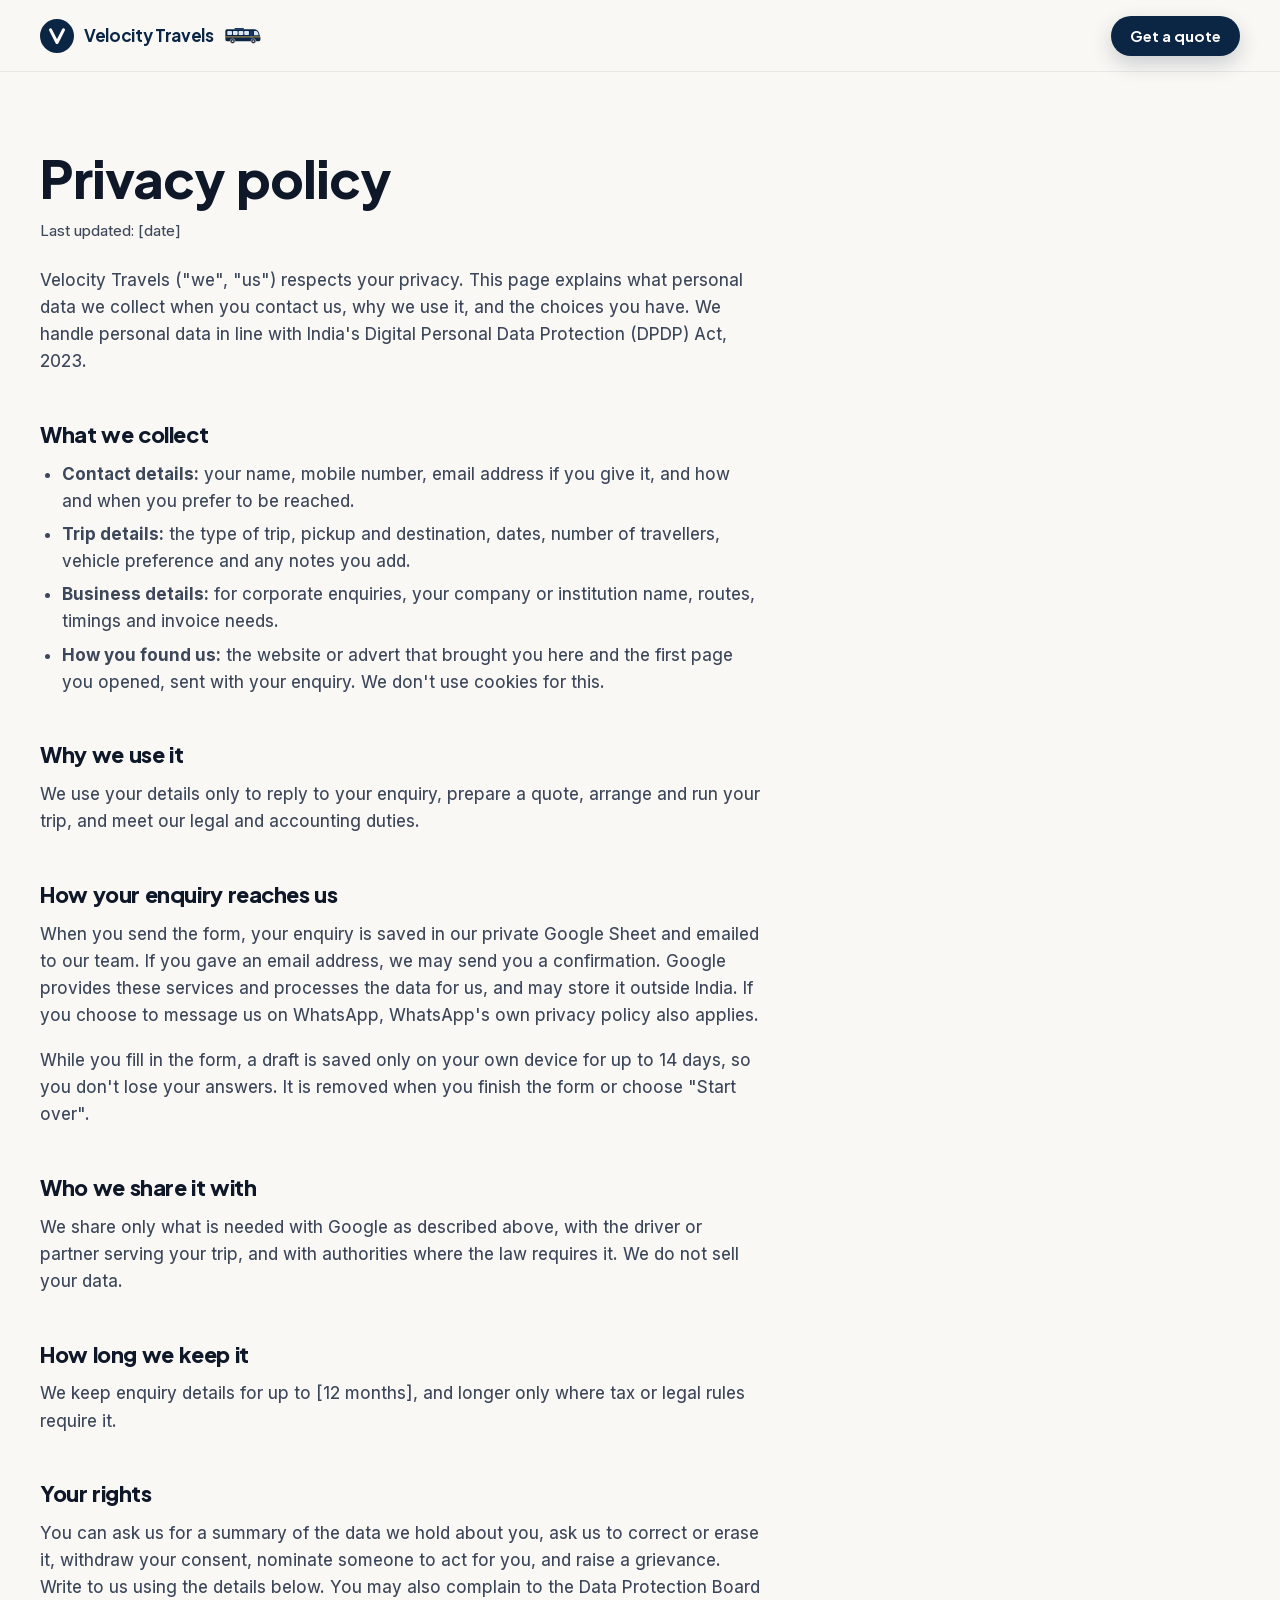
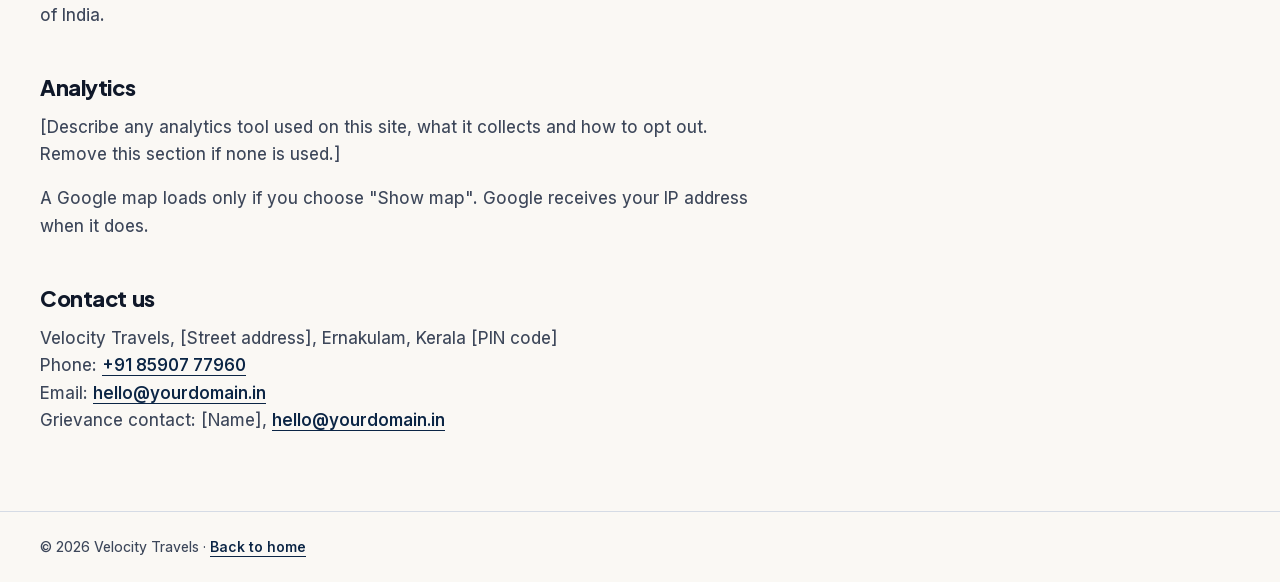
<file: privacy.html>
<!DOCTYPE html>
<html lang="en-IN">
<head>
<meta charset="utf-8">
<meta name="viewport" content="width=device-width, initial-scale=1, viewport-fit=cover">
<title>Privacy policy | Velocity Travels</title>
<meta name="description" content="How Velocity Travels collects, uses and protects the details you share with us.">
<link rel="canonical" href="https://www.yourdomain.in/privacy.html">
<meta name="theme-color" content="#FAF8F4">
<meta name="format-detection" content="telephone=no">
<link rel="icon" href="assets/svg/logo.svg" type="image/svg+xml">
<link rel="icon" href="assets/img/favicon-32.png" sizes="32x32" type="image/png">
<link rel="apple-touch-icon" href="assets/img/apple-touch-icon.png">
<link rel="manifest" href="site.webmanifest">
<link rel="preload" href="assets/fonts/plus-jakarta-sans-var-latin.woff2" as="font" type="font/woff2" crossorigin>
<link rel="preload" href="assets/fonts/inter-var-latin.woff2" as="font" type="font/woff2" crossorigin>
<link rel="stylesheet" href="css/styles.css?v=20261127b">
</head>
<body>
<a class="skip" href="#main">Skip to content</a>
<header class="header header-simple"><div class="container header-grid">
  <a class="brand-mini is-on" href="index.html" aria-label="Velocity Travels, home"><svg class="brand-logo" viewBox="0 0 512 512" aria-hidden="true"><circle cx="256" cy="256" r="256" fill="#0B2545"/><path d="M158.600 163.300 256 353 353.400 163.300" fill="none" stroke="#fff" stroke-width="46" stroke-linecap="round" stroke-linejoin="round"/></svg><span class="brand-name">Velocity Travels</span><svg class="brand-bus" viewBox="0 0 120 54" aria-hidden="true"><rect x="33" y="3.500" width="30" height="4.500" rx="2.200" fill="#163A66"/><path d="M9 7h86c7.500 0 13.300 4.300 15.600 11.400l4.200 13.200c.4 1.200.6 2.500.6 3.800V40a5 5 0 0 1-5 5H9a5 5 0 0 1-5-5V12a5 5 0 0 1 5-5z" fill="#0B2545"/><g fill="#DCE7F5"><rect x="10" y="12.500" width="15" height="13" rx="2.500"/><rect x="28" y="12.500" width="15" height="13" rx="2.500"/><rect x="46" y="12.500" width="15" height="13" rx="2.500"/><rect x="64" y="12.500" width="15" height="13" rx="2.500"/><path d="M95 12.500h5.500c3 0 5.600 1.900 6.600 4.800l2.900 8.700H95z"/></g><rect x="82" y="12.500" width="9" height="24" rx="2" fill="#163A66"/><rect x="4" y="30" width="111" height="3" fill="#C8A24A"/><g fill="#1F2430" stroke="#FAF8F4" stroke-width="1.600"><circle cx="27" cy="45" r="7.600"/><circle cx="93" cy="45" r="7.600"/></g><g fill="#C9CFD8"><circle cx="27" cy="45" r="3"/><circle cx="93" cy="45" r="3"/></g></svg></a>
  <div class="header-end"><a class="btn btn-primary btn-sm" href="index.html#plan">Get a quote</a></div>
</div></header>
<main id="main" class="container" tabindex="-1">
<article class="prose">
  <h1>Privacy policy</h1>
  <p class="updated">Last updated: [date]</p>
  <p>Velocity Travels ("we", "us") respects your privacy. This page explains what personal data we collect when you contact us, why we use it, and the choices you have. We handle personal data in line with India's Digital Personal Data Protection (DPDP) Act, 2023.</p>
  <h2>What we collect</h2>
  <ul><li><strong>Contact details:</strong> your name, mobile number, email address if you give it, and how and when you prefer to be reached.</li><li><strong>Trip details:</strong> the type of trip, pickup and destination, dates, number of travellers, vehicle preference and any notes you add.</li><li><strong>Business details:</strong> for corporate enquiries, your company or institution name, routes, timings and invoice needs.</li><li><strong>How you found us:</strong> the website or advert that brought you here and the first page you opened, sent with your enquiry. We don't use cookies for this.</li></ul>
  <h2>Why we use it</h2>
  <p>We use your details only to reply to your enquiry, prepare a quote, arrange and run your trip, and meet our legal and accounting duties.</p>
  <h2>How your enquiry reaches us</h2>
  <p>When you send the form, your enquiry is saved in our private Google Sheet and emailed to our team. If you gave an email address, we may send you a confirmation. Google provides these services and processes the data for us, and may store it outside India. If you choose to message us on WhatsApp, WhatsApp's own privacy policy also applies.</p>
  <p>While you fill in the form, a draft is saved only on your own device for up to 14 days, so you don't lose your answers. It is removed when you finish the form or choose "Start over".</p>
  <h2>Who we share it with</h2>
  <p>We share only what is needed with Google as described above, with the driver or partner serving your trip, and with authorities where the law requires it. We do not sell your data.</p>
  <h2>How long we keep it</h2>
  <p>We keep enquiry details for up to [12 months], and longer only where tax or legal rules require it.</p>
  <h2>Your rights</h2>
  <p>You can ask us for a summary of the data we hold about you, ask us to correct or erase it, withdraw your consent, nominate someone to act for you, and raise a grievance. Write to us using the details below. You may also complain to the Data Protection Board of India.</p>
  <h2>Analytics</h2>
  <p>[Describe any analytics tool used on this site, what it collects and how to opt out. Remove this section if none is used.]</p>
  <p>A Google map loads only if you choose "Show map". Google receives your IP address when it does.</p>
  <h2>Contact us</h2>
  <p>Velocity Travels, [Street address], Ernakulam, Kerala [PIN code]<br>Phone: <a class="tlink" href="tel:+918590777960">+91 85907 77960</a><br>Email: <a class="tlink" href="mailto:hello@yourdomain.in">hello@yourdomain.in</a><br>Grievance contact: [Name], <a class="tlink" href="mailto:hello@yourdomain.in">hello@yourdomain.in</a></p>
</article>
</main>
<footer class="foot-simple"><div class="container">© 2026 Velocity Travels · <a class="tlink" href="index.html">Back to home</a></div></footer>
</body>
</html>
</file>
<file: css/styles.css>
@font-face{font-family:Inter;font-weight:100 900;font-style:normal;font-display:swap;src:url(../assets/fonts/inter-var-latin.woff2) format("woff2");unicode-range:U+0000-00FF,U+0131,U+0152-0153,U+02BB-02BC,U+02C6,U+02DA,U+02DC,U+0304,U+0308,U+0329,U+2000-206F,U+20AC,U+2122,U+2191,U+2193,U+2212,U+2215,U+FEFF,U+FFFD}
@font-face{font-family:"Plus Jakarta Sans";font-weight:200 800;font-style:normal;font-display:swap;src:url(../assets/fonts/plus-jakarta-sans-var-latin.woff2) format("woff2");unicode-range:U+0000-00FF,U+0131,U+0152-0153,U+02BB-02BC,U+02C6,U+02DA,U+02DC,U+0304,U+0308,U+0329,U+2000-206F,U+20AC,U+2122,U+2191,U+2193,U+2212,U+2215,U+FEFF,U+FFFD}
:root{
  --navy-900:#0B2545;--navy-800:#12345E;--navy-700:#1D4E89;--navy-100:#DCE7F5;--navy-50:#EEF3FA;
  --gold-500:#C8A24A;--gold-300:#E4CB8A;--gold-50:#FBF4E4;
  --green-600:#1F7A5C;--green-50:#E7F3EE;--red-600:#C0392B;--red-50:#FBEDEB;
  --ivory:#FAF8F4;--ink:#0F1829;--muted:#3D475A;--line:#D5DBE5;--charcoal:#2B2F3A;--wa:#1E9E4A;
  --display:"Plus Jakarta Sans",system-ui,-apple-system,"Segoe UI",sans-serif;
  --body:Inter,system-ui,-apple-system,"Segoe UI",sans-serif;
  --sh-sm:0 1px 2px rgba(11,37,69,.06),0 2px 8px rgba(11,37,69,.04);
  --sh-md:0 8px 30px rgba(11,37,69,.08);--sh-lg:0 20px 50px rgba(11,37,69,.14);
  --out:cubic-bezier(.22,1,.36,1);--spring:cubic-bezier(.34,1.56,.64,1);--drive:cubic-bezier(.55,0,.15,1);
  --gutter:20px;--header:64px;
}
@media(min-width:640px){:root{--gutter:32px}}
@media(min-width:960px){:root{--gutter:40px;--header:72px}}
*,*::before,*::after{box-sizing:border-box}
html{scroll-behavior:smooth;scroll-padding-top:var(--header);-webkit-text-size-adjust:100%}
body{margin:0;background:var(--ivory);color:var(--ink);font:450 16px/1.6 var(--body);text-rendering:optimizeLegibility;overflow-x:clip}
@media(min-width:1024px){body{font-size:17px}}
h1,h2,h3,p,ul,dl,dd,fieldset{margin:0;padding:0}
ul{list-style:none}
fieldset{border:0;min-width:0}
h1,h2,h3{font-family:var(--display);font-weight:780;letter-spacing:-.02em;word-spacing:.06em;line-height:1.15}
a{color:inherit}
button,input,select,textarea{font:inherit;color:inherit}
button{background:none;border:0;padding:0;cursor:pointer}
svg{display:block;flex:none}
[hidden]{display:none!important}
a,button,label,input,select,textarea,summary{touch-action:manipulation;-webkit-tap-highlight-color:rgba(29,78,137,.14)}
button,.btn,.actionbar a,.tile,.pill,.switch{-webkit-user-select:none;user-select:none}
:focus-visible{outline:3px solid var(--navy-700);outline-offset:3px}
main:focus,legend:focus{outline:none}
.sprite{position:absolute;width:0;height:0;overflow:hidden}
.sr{position:absolute;width:1px;height:1px;overflow:hidden;clip-path:inset(50%);white-space:nowrap}
.skip{position:fixed;left:16px;top:-80px;z-index:200;background:var(--navy-900);color:#fff;padding:12px 20px;border-radius:999px;transition:top .2s}
.skip:focus{top:12px}
.i{width:1.25em;height:1.25em;fill:none;stroke:currentColor;stroke-width:2;stroke-linecap:round;stroke-linejoin:round}
.i-brand{width:1.25em;height:1.25em;fill:currentColor}
.container{width:min(100% - 2*var(--gutter),1200px);margin-inline:auto}
.section,.why-wrap{padding-top:clamp(4.5rem,3rem + 6vw,8.5rem)}
#about{padding-bottom:clamp(4.5rem,3rem + 6vw,8.5rem)}
.eyebrow{display:flex;align-items:center;gap:12px;font-size:13px;font-weight:680;text-transform:uppercase;letter-spacing:.14em;color:var(--navy-700);margin-bottom:16px}
.eyebrow::before{content:"";width:20px;height:2px;background:var(--gold-500)}
.head h2{font-size:clamp(1.875rem,1.35rem + 2.3vw,3.25rem);color:#0A1830;text-wrap:balance}
.lead{color:var(--muted);font-size:clamp(17px,15.8px + .33vw,20px);max-width:60ch}
.head .lead{margin-top:16px}
.on-dark .eyebrow{color:var(--gold-300)}.on-dark h2{color:#fff}.on-dark .lead{color:rgba(255,255,255,.8)}
a[href^="tel:"]{white-space:nowrap}
.tlink{font-weight:560;color:var(--navy-900);text-underline-offset:4px;text-decoration-thickness:1px}
@media(hover:hover){.tlink:hover{color:var(--navy-700)}}
.tlink-light{color:#fff;font-size:14px}@media(hover:hover){.tlink-light:hover{color:var(--gold-300)}}

/* Buttons */
.btn{display:inline-flex;align-items:center;justify-content:center;gap:10px;min-height:48px;padding:0 24px;border-radius:999px;border:1px solid transparent;font:700 16px/1.2 var(--display);text-decoration:none;text-align:center;cursor:pointer;transition:background .25s,border-color .25s,color .25s,box-shadow .25s,transform .25s var(--out)}
.btn:active{transform:scale(.97)}
.btn .i{transition:transform .3s var(--out)}
@media(hover:hover){.btn:hover .i{transform:translateX(3px)}#back:hover .i{transform:translateX(-3px)}}
.btn-sm{min-height:40px;padding:0 18px;font-size:15px;white-space:nowrap}
.btn-lg{min-height:56px;padding:0 30px;font-size:17px}
.btn-primary{background:var(--navy-900);color:#fff;box-shadow:0 8px 20px rgba(11,37,69,.2)}
@media(hover:hover){.btn-primary:hover{background:var(--navy-700)}}
.btn-whatsapp,.btn-secondary{background:#fff;border-color:rgba(11,37,69,.14);color:var(--navy-900)}
@media(hover:hover){.btn-whatsapp:hover,.btn-secondary:hover{border-color:rgba(11,37,69,.4)}}
.btn-whatsapp .i-brand{color:var(--wa)}
.btn-ghost{background:transparent;color:var(--navy-900)}@media(hover:hover){.btn-ghost:hover{background:rgba(11,37,69,.06)}}
.btn-gold{background:var(--gold-500);color:var(--navy-900)}@media(hover:hover){.btn-gold:hover{background:var(--gold-300)}}
.btn-outline-light{border-color:rgba(255,255,255,.35);color:#fff}@media(hover:hover){.btn-outline-light:hover{border-color:#fff}}
/* touch target for 40px buttons */
.btn-sm{position:relative}.btn-sm::after{content:"";position:absolute;inset:-3px 0}
.linkbtn{min-height:44px;padding:0 4px;font-weight:560;text-decoration:underline;text-underline-offset:4px;color:var(--navy-900)}

/* Announcement */
.announce{position:relative;background:var(--navy-900);color:#fff;height:44px;display:flex;align-items:center;justify-content:center;font-size:14px}
@media(min-width:640px){.announce{font-size:14px}}
.announce a{display:flex;align-items:center;gap:10px;height:44px;padding:0 48px 0 16px;color:#fff;text-decoration:none}
.announce a .i{color:var(--gold-500);transition:transform .3s var(--out)}.announce a:hover .i{transform:translateX(3px)}
.announce-more{display:none}
@media(min-width:480px){.announce-more{display:inline}.announce a{padding-inline:48px}}
.announce-close{position:absolute;right:max(4px,calc((100% - 1200px)/2));top:0;width:44px;height:44px;display:grid;place-items:center}
.announce :focus-visible{outline-color:var(--gold-300);outline-offset:-4px}
.announce-dismissed .announce{display:none}
.ping{position:relative;width:8px;height:8px;border-radius:50%;background:var(--gold-500)}
.ping::after{content:"";position:absolute;inset:0;border-radius:50%;background:var(--gold-500);animation:ping 1.4s var(--out) 4}
@keyframes ping{to{transform:scale(3.2);opacity:0}}

/* Header */
.header{position:sticky;top:0;z-index:50;height:var(--header);border-bottom:1px solid transparent;transition:background .3s,border-color .3s,transform .4s var(--out)}
.header.compact{background:rgba(250,248,244,.84);-webkit-backdrop-filter:blur(14px);backdrop-filter:blur(14px);border-color:rgba(11,37,69,.08)}
.header.away{transform:translateY(-100%)}
.header.away .btn{box-shadow:none}
.header:focus-within{transform:none}
.header-grid{height:100%;display:grid;grid-template-columns:auto 1fr auto;align-items:center;gap:8px}
@media(max-width:359px){.header .brand-bus{display:none}}
@media(min-width:960px){.header-grid{grid-template-columns:1fr auto 1fr;gap:16px}}
.brand-mini{display:inline-flex;align-items:center;gap:10px;min-height:44px;justify-self:start;text-decoration:none;font:700 17px/1 var(--display);letter-spacing:-.02em;color:var(--navy-900);opacity:0;visibility:hidden;transform:translateY(6px);transition:opacity .3s,transform .4s var(--out),visibility 0s .3s}
.compact .brand-mini,.brand-mini.is-on{opacity:1;visibility:visible;transform:none;transition-delay:0s}
.brand-logo{width:34px;height:34px}
.brand-bus{width:38px;height:17px;transform:translateX(-26px);opacity:0;transition:transform .6s var(--spring) .1s,opacity .3s .1s}
.compact .brand-bus,.is-on .brand-bus{transform:none;opacity:1}
.header .brand-name{display:none}
@media(min-width:480px){.header .brand-name{display:inline}}
.nav{display:none}
@media(min-width:960px){.nav{display:flex;gap:6px}}
.nav a{position:relative;display:flex;align-items:center;min-height:44px;padding:0 13px;font-size:16px;font-weight:580;flex-direction:column;justify-content:center;text-decoration:none;color:var(--ink);transition:color .2s}
.nav a::before{content:attr(data-l);height:0;overflow:hidden;visibility:hidden;font-weight:680}
@media(hover:hover){.nav a:hover{color:var(--navy-700)}}
.nav a::after{content:"";position:absolute;left:50%;bottom:5px;width:16px;height:2px;margin-left:-8px;background:var(--gold-500);transform:scaleX(0);transition:transform .35s var(--out)}
.nav a[aria-current]{font-weight:680}.nav a[aria-current]::after{transform:none}
.header-end{grid-column:3;justify-self:end;display:flex;align-items:center;gap:8px}
.burger{width:44px;height:44px;display:flex;flex-direction:column;align-items:flex-end;justify-content:center;gap:7px;padding-right:8px}
.burger span{width:24px;height:2px;border-radius:2px;background:var(--navy-900)}.burger span+span{width:16px}
@media(min-width:960px){.burger{display:none}}

/* Mobile menu */
.menu{position:fixed;inset:0;z-index:100;background:rgba(250,248,244,.98);-webkit-backdrop-filter:blur(20px);backdrop-filter:blur(20px);display:flex;flex-direction:column;overflow-y:auto;animation:fade .25s}
.menu-top{display:flex;align-items:center;justify-content:space-between;min-height:var(--header);flex:none}
.menu-close{width:44px;height:44px;border-radius:50%;background:rgba(11,37,69,.06);display:grid;place-items:center}
.menu-links{padding-block:12px 24px}
.menu-links a{display:block;padding:13px 0;border-bottom:1px solid var(--line);font:680 clamp(18px,4.9vw,21px)/1.3 var(--display);letter-spacing:-.01em;text-decoration:none;color:var(--navy-900);animation:up .5s var(--out) backwards}
.menu-links a:nth-child(2){animation-delay:.05s}.menu-links a:nth-child(3){animation-delay:.1s}.menu-links a:nth-child(4){animation-delay:.15s}.menu-links a:nth-child(5){animation-delay:.2s}.menu-links a:nth-child(6){animation-delay:.25s}
.menu-foot{margin-top:auto;padding-bottom:max(24px,env(safe-area-inset-bottom))}
.menu-cta{display:grid;grid-template-columns:1fr 1fr;gap:10px;margin-bottom:20px}.menu-cta .btn{padding:0 10px}
.no-scroll{overflow:hidden}
@keyframes fade{from{opacity:0}}
@keyframes up{from{opacity:0;transform:translateY(22px)}}

/* Hero */
.hero{--scene:clamp(150px,22vw,480px);position:relative;padding:clamp(2.5rem,6vw,5.5rem) 0 calc(var(--scene) + 1rem);margin-top:calc(-1*var(--header));padding-top:calc(var(--header) + clamp(2rem,5vw,4.5rem));overflow-x:clip}
.hero-inner{position:relative;z-index:1;display:flex;flex-direction:column;align-items:center;text-align:center}
.lockup{font-size:clamp(1.65rem,9.4vw,3.4rem);display:flex;flex-direction:column;align-items:center;gap:.42em;color:var(--navy-900);line-height:1.15}
.lockup-logo{width:1.75em;height:1.75em;border-radius:50%;box-shadow:0 12px 30px rgba(11,37,69,.22)}
.lockup-line{position:relative;display:flex;align-items:flex-end;gap:.22em;padding-bottom:.26em;white-space:nowrap}
.lockup-bus{width:1.62em;height:.73em;overflow:visible;margin-bottom:-.09em}
.lockup-road{position:absolute;left:0;right:0;bottom:.08em;height:.1em;min-height:4px;border-radius:9px;background:repeating-linear-gradient(90deg,transparent 0 .18em,var(--gold-500) .18em .4em,transparent .4em .56em) center/100% 1.5px no-repeat,var(--charcoal)}
@media(min-width:640px){.lockup{flex-direction:row;font-size:clamp(2.9rem,6vw,4.35rem);gap:.34em}.lockup-logo{width:1.36em;height:1.36em}}
.speed,.puffs,.honk{opacity:0}
.hero-tag{margin-top:clamp(1.4rem,3.4vw,2.6rem);font:700 clamp(22px,16px + 1.6vw,34px)/1.25 var(--display);letter-spacing:-.02em;color:var(--navy-900)}
.hero-lead{margin-top:12px;max-width:36em;text-wrap:balance}
.hero-cta{display:flex;flex-direction:column;gap:12px;width:100%;max-width:340px;margin-top:28px}
@media(min-width:480px){.hero-cta{flex-direction:row;justify-content:center;max-width:none}}
.hero-call{margin-top:12px;font-size:16px;color:var(--muted)}
.hero-call a{display:inline-block;padding:10px 2px;font-weight:680}
.trust{display:grid;grid-template-columns:1fr 1fr;gap:12px 18px;margin-top:20px;font-size:15px;color:var(--muted);text-align:left;line-height:1.35}
.trust li{display:flex;align-items:center;gap:8px}.trust .i{color:var(--navy-900)}
@media(min-width:760px){.trust{display:flex;flex-wrap:wrap;justify-content:center;gap:10px 28px;margin-top:28px}}
.scene{position:absolute;left:0;bottom:0;width:100%;height:var(--scene);overflow:visible;pointer-events:none}
.trunk{fill:#BCCFC3}.fronds{fill:#B0C8B8}
@media(min-width:640px){.palms-sm{display:none}}
.boat{animation:bob 6s ease-in-out infinite}
@keyframes bob{50%{transform:translate(6px,2px)}}

/* Intro */
.intro-pending .lockup-logo,.intro-pending .lockup-line,.intro-pending .rise{opacity:0}
.intro-play .lockup-logo{animation:logo-in 1.1s both}
.intro-play .lockup-road{transform-origin:left;animation:road .55s var(--out) .75s both}
.intro-play .lockup-name{animation:wipe 1.15s var(--drive) .95s both}
.intro-play .lockup-bus{animation:drive 1.15s var(--drive) .95s both}
.intro-play .wheel{transform-box:fill-box;transform-origin:center;animation:spin 1.15s var(--drive) .95s both}
.intro-play .chassis{transform-box:fill-box;transform-origin:80% 100%;animation:brake .5s ease-out 2s}
.intro-play .speed{animation:flash 1s ease-in-out 1s}
.intro-play .puffs{animation:puff .8s ease-out 1.2s}
.intro-play .honk{animation:flash .6s ease-out 2.15s}
.intro-play .rise{animation:up .7s var(--out) calc(1.75s + var(--i)*90ms) both}
@keyframes logo-in{0%{opacity:0;transform:translate(var(--lx,0),var(--ly,0)) scale(.6)}38%{opacity:1;transform:translate(var(--lx,0),var(--ly,0)) scale(1);animation-timing-function:var(--out)}55%{transform:translate(var(--lx,0),var(--ly,0));animation-timing-function:var(--out)}100%{opacity:1;transform:none}}
@keyframes road{from{transform:scaleX(0)}}
@keyframes wipe{from{clip-path:inset(-20% 100% -30% -5%)}to{clip-path:inset(-20% -5% -30% -5%)}}
@keyframes drive{from{transform:translateX(var(--run,-400px));opacity:0}8%{opacity:1}}
@keyframes spin{from{transform:rotate(-1080deg)}}
@keyframes brake{35%{transform:rotate(1.6deg)}70%{transform:rotate(-.6deg)}}
@keyframes flash{40%{opacity:.9}}
@keyframes puff{30%{opacity:.7}100%{opacity:0;transform:translate(-16px,-6px)}}

/* Reveal */
.js [data-reveal]:not(.in){opacity:0;transform:translateY(22px)}
.js [data-reveal]{transition:opacity .8s var(--out) calc(var(--i,0)*80ms),transform .8s var(--out) calc(var(--i,0)*80ms)}

/* Services */
.services{display:grid;gap:20px;margin-top:clamp(2rem,4vw,3rem)}
@media(min-width:760px){.services{grid-template-columns:1fr 1fr;align-items:start}}
.svc{background:#fff;border-radius:24px;box-shadow:var(--sh-sm);--art:72px}
@media(min-width:1024px){.svc{--art:88px}}
.js .svc.in{transition:opacity .8s var(--out) calc(var(--i,0)*80ms),transform .4s var(--out),box-shadow .4s}
.svc.open{box-shadow:var(--sh-md)}
@media(hover:hover){.svc:hover{transform:translateY(-4px);box-shadow:var(--sh-lg)}}
.svc-h{font-size:inherit}
.svc-row{font:450 1rem/1.6 var(--body);letter-spacing:normal;display:grid;grid-template-columns:var(--art) 1fr auto;gap:16px;width:100%;padding:20px 20px 0;text-align:left;align-items:start;border-radius:24px}
.art{width:var(--art);height:var(--art);border-radius:calc(var(--art)/4);overflow:hidden}
.svc-text{padding-top:6px;min-width:0}
.svc-title{display:block;font:780 clamp(18px,16px + .5vw,22px)/1.2 var(--display);letter-spacing:-.02em}
.svc-sum{display:block;margin-top:6px;color:var(--muted);font-size:16px;line-height:1.5;text-wrap:balance}
.chip{display:inline-flex;align-items:center;gap:4px;min-height:32px;padding:0 10px;border-radius:999px;background:var(--navy-50);font-size:14px;font-weight:560;color:var(--navy-900)}
.chip-l{display:none}@media(min-width:400px){.chip-l{display:inline}.chip{padding-left:14px}}
.chip .i{width:1.1em;height:1.1em;transition:transform .4s var(--out)}.open .chip .i{transform:rotate(180deg)}
.tags{display:flex;flex-wrap:wrap;gap:8px;padding:12px 20px 20px calc(var(--art) + 36px)}
.tags li{padding:3px 12px;border-radius:999px;background:var(--navy-50);font-size:14px;font-weight:560;color:var(--navy-800)}
.svc-body{display:grid;grid-template-rows:1fr}
.js .svc-body{grid-template-rows:0fr;visibility:hidden;transition:grid-template-rows .45s var(--out),visibility 0s .45s}
.js .open .svc-body{grid-template-rows:1fr;visibility:visible;transition-delay:0s}
.svc-body>div{overflow:hidden;min-height:0}
.svc-in{margin:0 20px;padding:18px 0 22px;border-top:1px solid var(--line);color:var(--muted);font-size:17px;line-height:1.7}
.svc-in .btn{margin-top:18px;color:#fff;max-width:100%}
.art *{transform-box:fill-box}
.sun,.flame,.halo,.body,.w,.lines,.win rect{transition:transform .6s var(--out),opacity .5s,fill .4s}
.flame{transform-origin:50% 100%}.w{transform-origin:center}.halo{transform-origin:center}.lines{opacity:0}
.open .sun{transform:translateY(-5px)}.open .flame{animation:flicker 1s ease-in-out infinite}.open .halo{transform:scale(1.2);opacity:.6}.open .body{transform:translateX(5px)}.open .w{transform:rotate(220deg)}.open .lines{opacity:1}.open .win rect:nth-child(odd){fill:#F2C15B}
@media(hover:hover){.svc:hover .sun{transform:translateY(-5px)}.svc:hover .flame{animation:flicker 1s ease-in-out infinite}.svc:hover .halo{transform:scale(1.2);opacity:.6}.svc:hover .body{transform:translateX(5px)}.svc:hover .w{transform:rotate(220deg)}.svc:hover .lines{opacity:1}.svc:hover .win rect:nth-child(odd){fill:#F2C15B}}
@keyframes flicker{25%{transform:scale(.95,1.06) rotate(-2deg)}60%{transform:scale(1.04,.96) rotate(2deg)}}

/* Why us */
.why{background:radial-gradient(60% 60% at 100% 0,rgba(200,162,74,.26),transparent 70%),var(--navy-900);border-radius:32px;padding:clamp(2rem,1rem + 5vw,5rem) clamp(1.25rem,.5rem + 4vw,4.5rem)}
.why-grid{display:grid;gap:16px;margin-top:clamp(2rem,4vw,3rem)}
@media(min-width:640px){.why-grid{grid-template-columns:1fr 1fr}}
@media(min-width:1024px){.why-grid{grid-template-columns:repeat(3,1fr)}}
.why-grid li{padding:24px;border-radius:24px;background:rgba(255,255,255,.04);border:1px solid rgba(255,255,255,.08)}
.why-grid h3{font-size:18px;color:#fff}.why-grid p{margin-top:8px;color:rgba(255,255,255,.8);font-size:16px}
.ico{display:grid;place-items:center;width:48px;height:48px;margin-bottom:18px;border-radius:14px;background:rgba(200,162,74,.16);color:var(--gold-300)}
.why-grid .why-cta{background:linear-gradient(140deg,rgba(200,162,74,.26),rgba(200,162,74,.08));border-color:rgba(200,162,74,.5)}
.why-cta h3{font-size:22px}.why-cta .btn{margin-top:20px}
.why :focus-visible,.footer :focus-visible{outline-color:var(--gold-300)}

/* Enquiry */
.enquire{display:grid;gap:28px}
.enq-aside ul{display:grid;gap:12px;margin-bottom:18px}.enq-aside li{display:flex;gap:12px;align-items:flex-start}.enq-aside li .i{color:var(--green-600);margin-top:.15em}
.enq-aside p{color:var(--muted)}
@media(min-width:1024px){.enquire{grid-template-columns:5fr 7fr;grid-template-rows:auto 1fr;column-gap:72px}.card{grid-column:2;grid-row:1/3}.enq-aside{grid-column:1}}
.card{background:#fff;border-radius:32px;box-shadow:var(--sh-lg);padding:clamp(20px,4vw,44px);min-width:0;scroll-margin-top:12px}
.card>noscript p{margin-bottom:16px}html:not(.js) .card form,html:not(.js) .progress{display:none}
.progress-l{display:flex;justify-content:space-between;font-size:15px;font-weight:680}.progress-l span+span{font-weight:450;color:var(--muted)}
.bar{height:6px;margin:10px 0 28px;border-radius:9px;background:var(--navy-50);overflow:hidden}
.bar span{display:block;height:100%;width:6%;border-radius:9px;background:var(--navy-900);transition:width .6s var(--out)}
.welcome{display:flex;flex-wrap:wrap;align-items:center;justify-content:space-between;gap:0 12px;padding:6px 16px;margin-bottom:20px;border-radius:16px;background:var(--green-50);color:var(--green-600);font-size:15px;font-weight:560}
.welcome span{display:flex;gap:8px;align-items:center}.welcome .linkbtn{color:var(--green-600)}
.step{animation:step .45s var(--out)}
@keyframes step{from{opacity:0;transform:translateX(16px)}}
legend{padding:0;font:780 clamp(22px,19px + .8vw,28px)/1.2 var(--display);letter-spacing:-.02em}
.hint{margin-top:6px;color:var(--muted);font-size:16px}
.field{margin-top:22px;min-width:0}
.row{display:grid;gap:0 16px}
@media(min-width:480px){.row{grid-template-columns:1fr 1fr}}
.row-steppers{display:flex;flex-wrap:wrap;gap:0 20px}
.label{display:block;margin-bottom:8px;font-size:16px;font-weight:680}
.opt{font-weight:450;color:var(--muted)}.req{color:var(--red-600)}
input[type=text],input[type=tel],input[type=email],input[type=date],input[type=time],textarea,select{width:100%;min-height:52px;padding:12px 16px;border:1px solid #BFC8D6;border-radius:14px;background:#fff;font-size:16px;line-height:1.4;transition:border-color .2s,box-shadow .2s,background .2s;-webkit-appearance:none;appearance:none}
textarea{resize:vertical;min-height:96px}
input::placeholder,textarea::placeholder{color:#5F6879;opacity:1}
@media(hover:hover){input:is([type=text],[type=tel],[type=email],[type=date],[type=time]):hover,textarea:hover,select:hover{border-color:var(--navy-700)}}
input:is([type=text],[type=tel],[type=email],[type=date],[type=time]):focus,textarea:focus,select:focus{outline:3px solid var(--navy-700);outline-offset:1px;border-color:var(--navy-700)}
.upper{text-transform:uppercase}.upper::placeholder{text-transform:none}
.inp{position:relative;flex:1;min-width:0}
.ok{position:absolute;right:14px;top:14px;width:24px;height:24px;border-radius:50%;display:grid;place-items:center;background:var(--green-600);color:#fff;opacity:0;transform:scale(.4);transition:opacity .2s,transform .4s var(--spring);pointer-events:none}
.ok .i{width:15px;height:15px;stroke-width:2.6;stroke-dasharray:24;stroke-dashoffset:24;transition:stroke-dashoffset .4s var(--out) .15s}
.valid .ok{opacity:1;transform:none}.valid .ok .i{stroke-dashoffset:0}
.valid .inp input{padding-right:50px}
.phone{display:flex;gap:10px}
.sel{position:relative;flex:none}.sel select{width:116px;padding-right:34px}.sel .i{position:absolute;right:12px;top:17px;width:18px;height:18px;pointer-events:none}
.err{display:flex;gap:6px;align-items:flex-start;margin-top:8px;color:var(--red-600);font-size:15px;font-weight:560}
.err .i{margin-top:.12em}
.bad input,.bad select,.bad .tile{border-color:var(--red-600)!important;background:var(--red-50)}
.shake{animation:shake .4s}
@keyframes shake{20%,60%{transform:translateX(-5px)}40%,80%{transform:translateX(5px)}}
.summary,.fail{padding:16px 20px;margin-bottom:22px;border-radius:16px;border:1px solid var(--red-600);background:var(--red-50);font-size:15px}
.summary strong{color:var(--red-600)}.summary a{display:inline-block;padding:6px 0;color:var(--red-600);text-underline-offset:3px}
.fail{margin:24px 0 0}.fail-b{display:flex;flex-wrap:wrap;gap:10px;margin-top:14px}
.tiles{display:grid;grid-template-columns:1fr 1fr;gap:12px}
@media(min-width:560px){.tiles{grid-template-columns:repeat(3,1fr)}}
.tile{position:relative;display:flex;flex-direction:column;gap:12px;padding:16px;min-height:118px;border:1px solid #BFC8D6;border-radius:18px;background:#fff;cursor:pointer;transition:border-color .2s,background .2s,box-shadow .2s}
@media(hover:hover){.tile:hover{border-color:var(--navy-700)}}
.tile input{position:absolute;opacity:0;inset:0;width:100%;height:100%;margin:0;cursor:pointer}
.tile-i{display:grid;place-items:center;width:40px;height:40px;border-radius:12px;background:var(--navy-50);color:var(--navy-900);transition:background .25s,color .25s}
.tile-l{font-size:16px;font-weight:680;line-height:1.3}.tile-l small{display:block;font-size:14px;font-weight:450;color:var(--muted)}
.tile-c{position:absolute;right:12px;top:12px;width:24px;height:24px;border-radius:50%;display:grid;place-items:center;background:var(--navy-900);color:#fff;transform:scale(0);transition:transform .35s var(--spring)}
.tile-c .i{width:14px;height:14px;stroke-width:2.6}
.tile:has(:checked){border-color:var(--navy-900);background:var(--navy-50);box-shadow:inset 0 0 0 1px var(--navy-900)}
.tile:has(:checked) .tile-i{background:var(--navy-900);color:#fff}.tile:has(:checked) .tile-c{transform:none}
.tile:has(:focus-visible){outline:3px solid var(--navy-700);outline-offset:3px}
.tile-wide{grid-column:1/-1;flex-direction:row;align-items:center;min-height:0}
.picked{display:flex;align-items:center;gap:10px;margin-top:20px;padding:4px 16px;border-radius:16px;background:var(--navy-50);font-size:15px}
.picked .linkbtn{margin-left:auto}
.picked-c{display:grid;place-items:center;width:22px;height:22px;border-radius:50%;background:var(--navy-900);color:#fff}.picked-c .i{width:13px;height:13px;stroke-width:2.6}
.pills{display:flex;flex-wrap:wrap;gap:8px}
.pill{position:relative;display:inline-flex;align-items:center;min-height:44px;padding:0 18px;border:1px solid #BFC8D6;border-radius:999px;background:#fff;font-size:15px;font-weight:560;cursor:pointer;transition:background .2s,color .2s,border-color .2s}
@media(hover:hover){.pill:hover{border-color:var(--navy-700)}}
.pill input{position:absolute;inset:0;opacity:0;margin:0;width:100%;height:100%;cursor:pointer}
.pill small{margin-left:6px;font-size:14px;color:var(--muted)}
.pill .i{width:0;height:16px;margin-right:0;stroke-width:2.4;opacity:0;transition:width .25s var(--out),margin .25s var(--out),opacity .2s}
.pill:has(:checked){background:var(--navy-900);border-color:var(--navy-900);color:#fff}.pill:has(:checked) small{color:rgba(255,255,255,.75)}
.pill:has(:checked) .i{width:16px;margin-right:8px;opacity:1}
.pill:has(:focus-visible){outline:3px solid var(--navy-700);outline-offset:3px}
.switch{display:inline-flex;align-items:center;gap:12px;min-height:44px;font-size:15px;cursor:pointer;position:relative}
.switch input{position:absolute;opacity:0;width:46px;height:44px;margin:0}
.track{width:46px;height:28px;border-radius:99px;background:#8C96A8;position:relative;transition:background .25s;flex:none}
.track::after{content:"";position:absolute;left:3px;top:3px;width:22px;height:22px;border-radius:50%;background:#fff;box-shadow:var(--sh-sm);transition:transform .35s var(--spring)}
input:checked+.track{background:var(--navy-900)}input:checked+.track::after{transform:translateX(18px)}
input:focus-visible+.track{outline:3px solid var(--navy-700);outline-offset:3px}
.stepper{display:inline-flex;align-items:center;gap:4px;padding:4px;border:1px solid #BFC8D6;border-radius:999px}
.stepper button{width:44px;height:44px;border-radius:50%;background:var(--navy-50);display:grid;place-items:center;transition:background .2s}
@media(hover:hover){.stepper button:hover{background:var(--navy-100)}}.stepper button:disabled{opacity:.4;cursor:not-allowed}
.stepper output{min-width:38px;text-align:center;font-weight:680;font-variant-numeric:tabular-nums}
.bump{animation:bump .3s var(--spring)}
@keyframes bump{40%{transform:scale(1.35)}}
.hp{position:absolute;left:-9999px;width:1px;height:1px;overflow:hidden}
.consent{margin-top:22px;font-size:14px;color:var(--muted)}
.navrow{display:flex;align-items:center;justify-content:space-between;gap:12px;margin-top:28px;padding-top:24px;border-top:1px solid var(--line)}
.navrow #next,.navrow .submit{margin-left:auto}
.navrow .btn{min-height:52px}
@media(max-width:479px){.navrow{gap:8px}.navrow #back{padding:0 12px;flex:none}.navrow #next{flex:1;max-width:220px}.navrow .submit{flex:1;min-width:0}}
.actionbar a:active,.pill:active,.tile:active,.stepper button:active{transform:scale(.97)}
.card.pulse{animation:cardpulse 1.1s ease-out}
@keyframes cardpulse{0%{box-shadow:var(--sh-lg),0 0 0 0 rgba(200,162,74,.75)}100%{box-shadow:var(--sh-lg),0 0 0 16px rgba(200,162,74,0)}}
.submit{position:relative;min-width:200px;min-height:56px;border-radius:999px;border:1px solid rgba(11,37,69,.14);background:var(--navy-50);color:var(--navy-900);font:700 16px/1.2 var(--display);overflow:hidden;transition:transform .25s var(--out),box-shadow .3s;--fill:0%}
.submit:active{transform:scale(.97)}
.submit-fill{position:absolute;inset:0;background:var(--navy-900);clip-path:inset(0 calc(100% - var(--fill)) 0 0);transition:clip-path .6s var(--out)}
.submit-l{position:absolute;inset:0;display:grid;place-items:center;padding:0 16px}
.submit-l2{color:#fff;clip-path:inset(0 calc(100% - var(--fill)) 0 0);transition:clip-path .6s var(--out)}
.submit.ready{box-shadow:0 10px 26px rgba(11,37,69,.28);animation:glow 1s ease-out 1}
@keyframes glow{0%{box-shadow:0 0 0 0 rgba(29,78,137,.55)}100%{box-shadow:0 0 0 18px rgba(29,78,137,0)}}
.submit-bus{position:absolute;inset:0;display:none;background:var(--navy-900)}
.submit-bus::after{content:"";position:absolute;left:24px;right:24px;bottom:13px;height:2px;background:repeating-linear-gradient(90deg,var(--gold-500) 0 10px,transparent 10px 20px);animation:dash .4s linear infinite}
.submit-bus svg{position:absolute;left:50%;bottom:15px;width:56px;height:25px;margin-left:-28px;animation:jig .5s ease-in-out infinite;filter:drop-shadow(0 0 1px rgba(255,255,255,.8))}
.sending .submit-bus{display:block}.sending{pointer-events:none}
@keyframes dash{to{background-position:-20px 0}}
@keyframes jig{50%{transform:translateY(-2px)}}

/* Success */
.done{text-align:center}
.done:focus{outline:none}
.done-scene{position:relative;width:min(100%,320px);height:84px;margin:0 auto 24px}
.done-road{position:absolute;left:0;right:0;bottom:6px;height:6px;border-radius:9px;background:repeating-linear-gradient(90deg,transparent 0 10px,var(--gold-500) 10px 22px,transparent 22px 30px) center/100% 1.5px no-repeat,var(--charcoal)}
.done-bus{position:absolute;left:50%;bottom:10px;width:104px;height:47px;margin-left:-52px;animation:arrive 1.1s var(--drive) both}
@keyframes arrive{from{transform:translateX(-260px);opacity:0}20%{opacity:1}88%{transform:rotate(1.5deg)}}
.sparks{position:absolute;left:50%;bottom:44px}
.sparks i{position:absolute;width:6px;height:6px;border-radius:50%;background:var(--gold-500);opacity:0;animation:spark .8s var(--out) 1.05s}
.sparks i:nth-child(1){--x:-78px;--y:-14px}.sparks i:nth-child(2){--x:-54px;--y:-38px}.sparks i:nth-child(3){--x:-18px;--y:-50px}.sparks i:nth-child(4){--x:18px;--y:-50px}.sparks i:nth-child(5){--x:54px;--y:-38px}.sparks i:nth-child(6){--x:78px;--y:-14px}
@keyframes spark{0%{opacity:1}100%{opacity:0;transform:translate(var(--x),var(--y))}}
.done-in>*{animation:up .6s var(--out) both;animation-delay:calc(.7s + var(--d,0)*.1s)}
.done-in>:nth-child(2){--d:1}.done-in>:nth-child(3){--d:2}.done-in>:nth-child(4){--d:3}.done-in>:nth-child(5){--d:4}.done-in>:nth-child(6){--d:5}.done-in>:nth-child(7){--d:6}
.done-tick{position:absolute;left:50%;top:0;width:34px;height:34px;margin-left:34px;display:grid;place-items:center;border-radius:50%;background:var(--green-600);color:#fff;box-shadow:0 0 0 4px #fff;animation:pop .5s var(--spring) 1.1s both}
.done-tick .i{width:18px;height:18px;stroke-width:2.8}
.done h3{font-size:clamp(24px,20px + 1vw,33px);line-height:1.2;overflow-wrap:anywhere}
.done h3:focus{outline:none}
.done-text{margin:12px auto 0;max-width:46ch;color:var(--muted);text-wrap:balance}
.done-text strong{color:var(--ink);font-weight:680;overflow-wrap:anywhere}.nb{white-space:nowrap}
.done-preview{margin:14px auto 0;padding:8px 16px;max-width:460px;border-radius:12px;background:var(--gold-50);border:1px dashed var(--gold-500);font-size:14px;color:#5E4A14}
.ticket{position:relative;margin:26px auto 0;max-width:520px;border-radius:22px;background:var(--ivory);border:1px solid rgba(11,37,69,.1);box-shadow:var(--sh-md);text-align:left;overflow:hidden}
.ticket small{display:block;font-size:12.5px;line-height:1.3;font-weight:560;letter-spacing:.02em;opacity:.75}
.ticket b{font-weight:680;overflow-wrap:anywhere}
.tk-top{display:flex;align-items:center;gap:12px;padding:14px 18px;background:var(--navy-900);color:#fff}
.tk-i{display:grid;place-items:center;flex:none;width:40px;height:40px;border-radius:12px;background:rgba(200,162,74,.2);color:var(--gold-300)}
.tk-t,.tk-r{display:block;min-width:0;line-height:1.3;font-size:15.5px}
.tk-r{margin-left:auto;text-align:right;flex:none}.tk-r b{color:var(--gold-300);font-variant-numeric:tabular-nums;white-space:nowrap}
.tk-route{display:grid;grid-template-columns:1fr auto 1fr;align-items:center;gap:14px;padding:18px 18px 4px}
.tk-route>div:last-child{text-align:right}.tk-route b{font:720 18px/1.25 var(--display);letter-spacing:-.01em}
.tk-one{grid-template-columns:1fr}.tk-one>div:last-child{text-align:left}
.tk-bus{width:78px;height:35px;padding-bottom:6px;background:repeating-linear-gradient(90deg,var(--gold-500) 0 8px,transparent 8px 15px) bottom/100% 2px no-repeat}
.tk-facts{display:grid;grid-template-columns:repeat(auto-fit,minmax(140px,1fr));gap:14px 18px;padding:16px 18px 18px}
.tk-facts dt{font-size:12.5px;font-weight:560;color:var(--muted)}.tk-facts dd{font-size:15.5px;font-weight:620;line-height:1.35;overflow-wrap:anywhere}
.tk-more{position:relative;border:0;border-top:2px dashed #CBD3DF;margin-top:4px}
.tk-more::before,.tk-more::after{content:"";position:absolute;top:-11px;width:20px;height:20px;border-radius:50%;background:#fff;border:1px solid rgba(11,37,69,.1)}
.tk-more::before{left:-11px}.tk-more::after{right:-11px}
.tk-more summary{justify-content:center;gap:6px;min-height:48px;padding:0 24px;font:620 15px/1.3 var(--body);letter-spacing:0;color:var(--navy-700)}
.tk-more summary .i{transition:transform .3s var(--out)}.tk-more[open] summary .i{transform:rotate(180deg)}
.tk-more dl{display:grid;grid-template-columns:auto 1fr;gap:7px 18px;padding:4px 20px 20px;font-size:15px}
.tk-more dt{color:var(--muted)}.tk-more dd{overflow-wrap:anywhere;white-space:pre-line}
.steps-next{list-style:none;display:grid;grid-template-columns:repeat(3,1fr);margin:28px auto 0;padding:0;max-width:520px;font-size:14px;line-height:1.35;color:var(--muted)}
.steps-next li{position:relative;padding:0 4px}
.steps-next li+li::before{content:"";position:absolute;right:calc(50% + 22px);top:15px;width:calc(100% - 44px);height:2px;background:repeating-linear-gradient(90deg,var(--gold-500) 0 8px,transparent 8px 15px)}
.steps-next span{display:grid;place-items:center;width:32px;height:32px;margin:0 auto 8px;border-radius:50%;background:var(--navy-50);color:var(--navy-900);font-weight:680}
.steps-next .is-done{color:var(--ink);font-weight:620}.steps-next .is-done span{background:var(--green-600);color:#fff}.steps-next .i{width:16px;height:16px;stroke-width:2.8}
.talk{margin:28px auto 0;max-width:520px;padding-top:24px;border-top:1px solid var(--line)}
.talk-h{font:700 17px/1.3 var(--display);letter-spacing:-.01em}
.talk-b{display:grid;grid-template-columns:repeat(3,minmax(0,1fr));gap:10px;margin-top:14px}
.talk-b a{display:flex;flex-direction:column;align-items:center;gap:8px;min-height:104px;padding:14px 8px;border-radius:18px;border:1px solid rgba(11,37,69,.14);background:#fff;text-decoration:none;color:var(--navy-900);transition:border-color .25s,box-shadow .25s,transform .25s var(--out)}
.talk-b a:active{transform:scale(.97)}
@media(hover:hover){.talk-b a:hover{border-color:var(--navy-700);box-shadow:var(--sh-md);transform:translateY(-2px)}}
.talk-b .i,.talk-b .i-brand{width:24px;height:24px}.talk-wa .i-brand{color:var(--wa)}
.talk-b span{max-width:100%}.talk-b b{display:block;font:700 15px/1.3 var(--body)}.talk-b small{display:block;font-size:13px;line-height:1.35;color:var(--muted);overflow-wrap:anywhere}
.done-foot{display:flex;flex-wrap:wrap;align-items:center;justify-content:space-between;gap:12px;max-width:520px;margin:22px auto 0}

/* FAQ */
.faq{display:grid;gap:32px}
@media(min-width:1024px){.faq{grid-template-columns:4fr 7fr;column-gap:72px}.faq-head{position:sticky;top:calc(var(--header) + 40px);align-self:start}}
.faq-list{border-top:1px solid var(--line);interpolate-size:allow-keywords}
details{border-bottom:1px solid var(--line)}
summary{display:flex;align-items:center;justify-content:space-between;gap:20px;padding:20px 0;font:700 clamp(16px,15px + .35vw,19px)/1.35 var(--display);letter-spacing:-.01em;cursor:pointer;list-style:none}
summary::-webkit-details-marker{display:none}
.pm{display:grid;place-items:center;flex:none;width:30px;height:30px;border-radius:50%;background:var(--navy-50);color:var(--navy-900);transition:transform .35s var(--out),background .25s,color .25s}
.pm .i{width:16px;height:16px}
details[open] .pm{transform:rotate(45deg);background:var(--navy-900);color:#fff}
details p{padding:0 50px 22px 0;color:var(--muted)}
details::details-content{block-size:0;overflow:clip;transition:block-size .4s var(--out),content-visibility .4s allow-discrete}
details[open]::details-content{block-size:auto}

/* About */
.about{display:grid;gap:40px}
@media(min-width:900px){.about{grid-template-columns:1fr 1fr;gap:72px;align-items:center}}
.about-art{width:100%;height:auto;aspect-ratio:4/3;border-radius:32px;box-shadow:var(--sh-md)}
.about-text>p{margin-top:18px;color:var(--muted);font-size:17px}
.facts{display:grid;grid-template-columns:repeat(3,1fr);gap:16px;margin-top:28px;padding:20px 0;border-block:1px solid var(--line)}
.facts div{display:flex;flex-direction:column-reverse;justify-content:flex-end}
.facts dd{font:780 clamp(15px,13px + .5vw,18px)/1.25 var(--display);letter-spacing:-.02em}.facts dt{margin-top:4px;font-size:14px;color:var(--muted)}
.follow{display:flex;flex-wrap:wrap;align-items:center;gap:12px 16px;margin-top:24px;font-size:15px;font-weight:680}
.social{display:flex;gap:10px}
.social a{display:grid;place-items:center;width:44px;height:44px;border-radius:50%;border:1px solid var(--line);background:#fff;color:var(--navy-900);transition:background .25s,color .25s,border-color .25s}
@media(hover:hover){.social a:hover{background:var(--navy-900);border-color:var(--navy-900);color:#fff}}
.social-light a{background:transparent;border-color:rgba(255,255,255,.25);color:#fff}@media(hover:hover){.social-light a:hover{background:#fff;color:var(--navy-900)}}

/* Footer */
.footer{background:var(--navy-900);color:rgba(255,255,255,.82);padding:clamp(3rem,6vw,5rem) 0 calc(96px + env(safe-area-inset-bottom));font-size:16px}
@media(min-width:960px){.footer{padding-bottom:40px}}
.foot-cta{display:flex;flex-direction:column;gap:24px;padding-bottom:clamp(2rem,4vw,3rem);border-bottom:1px solid rgba(255,255,255,.12)}
.foot-cta h2{font-size:clamp(1.875rem,1.5rem + 1.6vw,2.75rem);color:#fff;max-width:16ch;text-wrap:balance}
.foot-btns{display:flex;flex-wrap:wrap;gap:12px}
@media(min-width:900px){.foot-cta{flex-direction:row;align-items:center;justify-content:space-between}}
.foot-grid{display:grid;gap:36px;padding-block:clamp(2rem,4vw,3rem)}
@media(min-width:640px){.foot-grid{grid-template-columns:1fr 1fr}}
@media(min-width:1024px){.foot-grid{grid-template-columns:1.3fr 1fr .8fr 1.2fr;gap:40px}}
.footer h3{font:700 13px/1.3 var(--body);text-transform:uppercase;letter-spacing:.1em;color:var(--gold-300);margin-bottom:14px}
.foot-logo{display:flex;align-items:center;gap:12px;font:780 19px/1 var(--display);letter-spacing:-.02em;color:#fff;margin-bottom:16px}
.foot-logo svg{width:40px;height:40px;border-radius:50%;box-shadow:0 0 0 1px rgba(255,255,255,.25)}
.foot-brand h3{margin-top:22px}.foot-brand>p{max-width:34ch}
.foot-contact li{display:flex;gap:12px;align-items:flex-start;padding:6px 0}.foot-contact .i,.foot-contact .i-brand{color:var(--gold-300);margin-top:.15em}
.footer li a{text-decoration:none;color:#fff;overflow-wrap:anywhere}.footer li a:hover{color:var(--gold-300)}
.foot-links a{display:inline-block;padding:7px 0}
.foot-contact a{margin-block:-9px;padding-block:9px}
.map{position:relative;aspect-ratio:16/10;margin-bottom:12px;border-radius:16px;overflow:hidden;display:grid;place-items:center;border:1px solid rgba(255,255,255,.12);background:linear-gradient(rgba(255,255,255,.07) 1px,transparent 1px) 0 0/24px 24px,linear-gradient(90deg,rgba(255,255,255,.07) 1px,transparent 1px) 0 0/24px 24px,#12345E}
.map-dot{position:absolute;left:62%;top:26%;width:12px;height:12px;border-radius:50%;background:var(--gold-500);box-shadow:0 0 0 6px rgba(200,162,74,.25)}
.map button{position:relative;display:inline-flex;align-items:center;gap:8px;min-height:44px;padding:0 18px;border-radius:999px;background:#fff;color:var(--navy-900);font:700 15px/1 var(--display)}
.map iframe{position:absolute;inset:0;width:100%;height:100%;border:0}
.foot-bottom{display:flex;flex-wrap:wrap;justify-content:space-between;gap:10px 24px;padding-top:24px;border-top:1px solid rgba(255,255,255,.12);font-size:14px}

/* Mobile bar and floating button */
.actionbar{position:fixed;left:0;right:0;bottom:0;z-index:40;display:grid;grid-template-columns:1fr 1fr 1.2fr;gap:8px;padding:10px 12px calc(10px + env(safe-area-inset-bottom));background:rgba(250,248,244,.9);-webkit-backdrop-filter:blur(14px);backdrop-filter:blur(14px);border-top:1px solid rgba(11,37,69,.08);transition:transform .4s var(--out),visibility 0s}
.actionbar a{display:flex;align-items:center;justify-content:center;gap:6px;height:48px;border-radius:14px;background:#fff;border:1px solid rgba(11,37,69,.12);font:700 14px/1 var(--display);text-decoration:none;color:var(--navy-900)}
.actionbar .ab-wa .i-brand{color:var(--wa)}.actionbar .ab-q{background:var(--navy-900);border-color:var(--navy-900);color:#fff}
.actionbar.off{transform:translateY(110%);visibility:hidden;transition:transform .4s var(--out),visibility 0s .4s}
.fab{display:none}
@media(min-width:960px){
  .actionbar{display:none}
  .fab{position:fixed;right:24px;bottom:24px;z-index:40;display:grid;place-items:center;width:58px;height:58px;border-radius:50%;background:#fff;color:var(--wa);box-shadow:var(--sh-lg);transition:transform .3s var(--spring)}
  .fab .i-brand{width:28px;height:28px}.fab:hover{transform:scale(1.06)}
  .fab span{position:absolute;right:70px;padding:9px 14px;border-radius:12px;background:var(--navy-900);color:#fff;font-size:14px;white-space:nowrap;opacity:0;transform:translateX(6px);pointer-events:none;transition:opacity .2s,transform .3s var(--out)}
  .fab:hover span,.fab:focus-visible span{opacity:1;transform:none}
}

/* Privacy */
.header-simple{background:rgba(250,248,244,.84);-webkit-backdrop-filter:blur(14px);backdrop-filter:blur(14px);border-color:rgba(11,37,69,.08)}
.header-simple .brand-name{display:inline}
.prose{max-width:720px;padding-block:clamp(2.5rem,6vw,5rem)}
.prose h1{font-size:clamp(2.1rem,1.6rem + 2.2vw,3.25rem)}.prose h2{font-size:1.35rem;margin:2.2em 0 .6em}
.prose p,.prose li{color:var(--muted)}.prose p+p{margin-top:1em}.prose ul{list-style:disc;padding-left:1.3em;margin-top:.6em}.prose li+li{margin-top:.35em}.prose .updated{margin:10px 0 24px;font-size:15px}
.foot-simple{border-top:1px solid var(--line);padding:24px 0;font-size:14px;color:var(--muted)}

@media(prefers-reduced-motion:reduce){
  html{scroll-behavior:auto}
  *,*::before,*::after{animation:none!important;transition:none!important}
  .js [data-reveal]:not(.in){opacity:1;transform:none}
  .svc:hover,.fab:hover{transform:none}
  /* sending still needs a sign of life: a slow road and a gentle fade, no bouncing */
  .sending .submit-bus::after{animation:dash .8s linear infinite!important}
  .sending .submit-bus svg{animation:breathe 1.2s ease-in-out infinite!important}
}
@keyframes breathe{50%{opacity:.55}}

.more-toggle,.wide{display:none}

/* ===== Phones: their own layout, desktop untouched ===== */
@media(max-width:639px){
  body{font-size:16px}
  .section,.why-wrap{padding-top:3.25rem}
  #about{padding-bottom:3.25rem}
  .eyebrow{margin-bottom:10px;font-size:12px;letter-spacing:.12em}
  .head h2{font-size:clamp(1.65rem,7.2vw,1.95rem)}
  .head .lead{margin-top:10px;font-size:16px;line-height:1.5}

  /* header: logo always there, name joins once you scroll; the bottom bar has the quote button */
  #header .header-end .btn{display:none}
  #header .brand-mini{opacity:1;visibility:visible;transform:none}
  #header .brand-name{display:inline;opacity:0;transform:translateX(-6px);transition:opacity .3s,transform .4s var(--out)}
  #header.compact .brand-name{opacity:1;transform:none}
  #header{--header:58px}
  :root{--header:58px}

  /* first screen */
  .hero{--scene:clamp(140px,23svh,220px);display:flex;flex-direction:column;min-height:calc(100svh - 44px - 69px);padding-top:calc(var(--header) + clamp(4px,2.4svh,28px));padding-bottom:calc(var(--scene) - 6px)}
  .announce-dismissed .hero{min-height:calc(100svh - 69px)}
  .lockup-logo{display:none}
  .lockup{font-size:clamp(1.65rem,9.6vw,3.2rem)}
  .hero-tag{margin-top:clamp(12px,2.2svh,22px);font-size:clamp(21px,5.9vw,26px)}
  .hero-lead{margin-top:8px;font-size:16px;line-height:1.5;max-width:22.5em}
  .hero-cta{margin-top:clamp(14px,2.4svh,24px);max-width:none}
  .hero-cta .btn-whatsapp,.hero-call{display:none}
  .hero-cta .btn{width:100%;min-height:54px}
  .trust{display:flex;justify-content:center;gap:6px 18px;margin-top:clamp(12px,2svh,20px);font-size:14px;white-space:nowrap}
  .trust li:nth-child(1),.trust li:nth-child(2){display:none}

  /* intro is quicker without the large logo */
  .intro-play .lockup-road{animation-delay:.1s}
  .intro-play .lockup-name,.intro-play .lockup-bus,.intro-play .wheel{animation-delay:.3s}
  .intro-play .chassis{animation-delay:1.35s}.intro-play .speed{animation-delay:.35s}.intro-play .puffs{animation-delay:.55s}.intro-play .honk{animation-delay:1.5s}
  .intro-play .rise{animation-delay:calc(1.1s + var(--i)*80ms)}
  .intro-play #header .brand-logo{animation:pop .6s var(--spring) both}

  /* services: picture tiles, details open under their row */
  .services{grid-template-columns:repeat(2,minmax(0,1fr));gap:0 12px;margin-top:20px}
  .svc{display:contents}
  .svc:nth-child(1) .svc-h,.svc:nth-child(2) .svc-h{order:1}
  .svc:nth-child(1) .svc-body,.svc:nth-child(2) .svc-body{order:2}
  .svc:nth-child(3) .svc-h,.svc:nth-child(4) .svc-h{order:3}
  .svc:nth-child(3) .svc-body,.svc:nth-child(4) .svc-body{order:4}
  .svc-h{margin-bottom:12px;align-self:stretch}
  .svc-row{position:relative;display:flex;flex-direction:column;gap:10px;height:100%;padding:8px 8px 14px;background:#fff;border-radius:20px;box-shadow:var(--sh-sm);transition:box-shadow .25s}
  .svc-row:active{transform:scale(.98)}
  .open .svc-row{box-shadow:0 0 0 2px var(--navy-900)}
  .art{width:100%;height:92px;border-radius:14px}
  .wide{display:inline}
  .svc-text{padding:0 6px}
  .svc-title{font-size:17px;line-height:1.22;letter-spacing:-.015em}
  .svc-sum,.svc .tags,.chip-l{display:none}
  .chip{position:absolute;right:14px;top:14px;width:30px;min-height:30px;padding:0;justify-content:center;background:rgba(255,255,255,.88)}
  .svc-body{grid-column:1/-1;scroll-margin-bottom:84px}
  .svc-in{margin:0 0 12px;padding:16px 18px 18px;border:0;border-radius:20px;background:#fff;font-size:16px;line-height:1.6}
  .svc-in .btn{width:100%;padding-inline:14px}

  /* why us: a compact list */
  .why{padding:28px 20px 12px;border-radius:26px}
  .why-grid{gap:0;margin-top:12px}
  .why-grid li{display:grid;grid-template-columns:42px 1fr;column-gap:14px;padding:15px 0;border:0;border-top:1px solid rgba(255,255,255,.12);border-radius:0;background:none}
  .why-grid li:first-child{border-top:0}
  .ico{grid-row:1/3;width:42px;height:42px;margin:2px 0 0;border-radius:12px}
  .why-grid h3{font-size:16.5px;line-height:1.3;letter-spacing:-.01em}
  .why-grid p{margin-top:3px;font-size:15px;line-height:1.5}
  .why-grid .why-cta{display:none}

  /* form: starts sooner, essentials first */
  .enquire{gap:18px}
  .enq-aside{order:3;font-size:15px}
  .enquire:has(#done:not([hidden])) .enq-aside{display:none}
  .enq-aside ul{gap:8px;margin-bottom:12px}
  .card{padding:20px 18px;border-radius:26px;box-shadow:var(--sh-md)}
  .bar{margin:8px 0 20px}
  legend{font-size:22px}
  .hint{font-size:15px;line-height:1.45}
  .field{margin-top:18px}
  .tiles{gap:8px;grid-template-columns:repeat(2,minmax(0,1fr))}
  .tile{flex-direction:row;align-items:center;gap:9px;padding:10px;min-height:68px;border-radius:16px}
  .tile-i{flex:none;width:32px;height:32px;border-radius:10px}
  .tile-l{font-size:14.5px;line-height:1.25;min-width:0}
  .tile-c{right:-5px;top:-5px;width:22px;height:22px;box-shadow:0 0 0 2px #fff}
  .label{margin-bottom:7px;font-size:15px}
  .pills{gap:7px}
  .pill{padding:0 14px;font-size:15px}
  .phone{gap:8px}
  .sel select{width:104px;padding-left:13px;padding-right:28px}.sel .i{right:9px}
  .phone .inp input{padding-inline:13px}
  .valid .phone .inp input{padding-right:46px}
  .welcome{flex-wrap:nowrap;padding:4px 14px;font-size:14px;line-height:1.35}
  .welcome .linkbtn{flex:none}
  .step-body{display:flex;flex-direction:column}
  .picked{margin-top:14px}
  #date-row{grid-template-columns:1fr 1fr;gap:0 10px}
  input[type=date],input[type=time]{min-width:0;padding-inline:12px}
  .row-steppers{gap:0 12px}
  .more-toggle{order:4;display:flex;align-items:center;gap:10px;width:100%;min-height:52px;margin-top:20px;padding:0 16px;border:1px dashed #A9B4C6;border-radius:16px;font-weight:620;color:var(--navy-900);text-align:left}
  .more-toggle small{margin-left:auto;font-size:14px;font-weight:450;color:var(--muted)}
  .more-toggle .i{transition:transform .3s var(--out)}
  .show-more .more-toggle .i{transform:rotate(45deg)}
  .more{order:5}
  form:not(.show-more) .more{display:none}
  .navrow{margin-top:22px;padding-top:18px}

  .tk-top{padding:13px 14px;gap:10px}
  .tk-t,.tk-r{font-size:14.5px}
  .tk-route{gap:10px;padding:16px 14px 4px}.tk-route b{font-size:16px}
  .tk-bus{width:58px;height:27px}
  .tk-facts{grid-template-columns:repeat(2,minmax(0,1fr));gap:12px 14px;padding:14px}
  .tk-more dl{padding:2px 16px 18px;gap:6px 14px}
  .talk-b{gap:8px}.talk-b a{min-height:0;padding:13px 4px;gap:6px}.talk-b small{display:none}

  /* faq, about, footer */
  .faq{gap:18px}
  summary{padding:15px 0;font-size:16px}
  details p{padding:0 34px 16px 0;font-size:16px}
  .about{gap:24px}
  .about-art{border-radius:24px}
  .about-text>p{margin-top:12px;font-size:16px}
  .facts{gap:12px;margin-top:20px;padding:16px 0}
  .facts dd{font-size:15px}
  .about-text .follow{display:none}
  .footer{padding-top:34px}
  .foot-cta,.foot-brand>p:not(.foot-logo),.foot-brand h3,.foot-links,.foot-grid>div:nth-child(3){display:none}
  .foot-grid{gap:26px;padding-block:0 26px}
  .foot-brand{display:flex;align-items:center;justify-content:space-between;gap:12px}
  .foot-logo{margin:0;font-size:18px}
  .foot-logo svg{width:36px;height:36px}
  .footer h3{margin-bottom:8px}
  .map{aspect-ratio:16/7}
  .foot-bottom{padding-top:16px}
}
@media(max-width:374px){
  .trust{flex-wrap:wrap;gap:4px 14px;font-size:13.5px}
  .tiles{grid-template-columns:1fr}
  .tile{min-height:54px}
  .hero-lead{font-size:15px}
}
@keyframes pop{from{opacity:0;transform:scale(.5)}}
</file>
